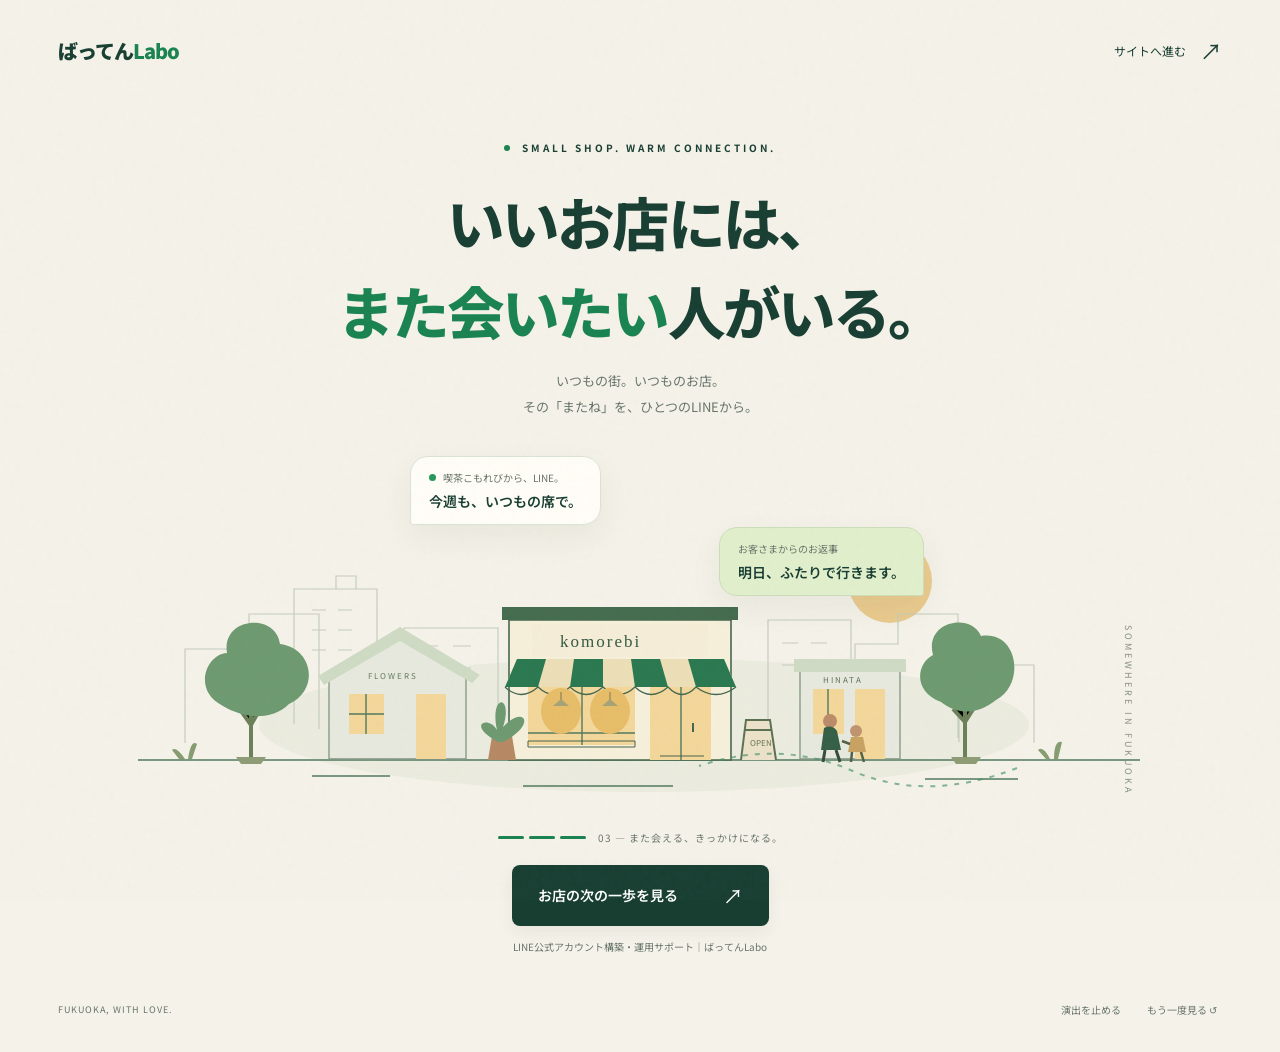
<file: index.html>
<!doctype html>
<html lang="ja">
<head>
<meta charset="utf-8"><meta name="viewport" content="width=device-width,initial-scale=1,viewport-fit=cover">
<meta name="theme-color" content="#f5f2e9"><meta name="description" content="福岡のお店と、お客さまをつなぐ。ばってんLaboのLINE公式アカウント構築・運用サポート。"><link rel="canonical" href="https://web-fukuoka.github.io/Batten.Labo/"><link rel="icon" type="image/webp" href="assets/brand-icon.webp">
<title>また会える街。｜ばってんLabo</title>
<style>
@import url('https://fonts.googleapis.com/css2?family=Noto+Sans+JP:wght@400;500;600;700;800;900&display=swap');
:root{--paper:#f5f2e9;--ink:#183e32;--green:#198350;--muted:#68756b}*{box-sizing:border-box}body{margin:0;background:var(--paper);color:var(--ink);font-family:'Noto Sans JP',sans-serif}a{color:inherit;text-decoration:none}button{font:inherit;cursor:pointer}button,a{-webkit-tap-highlight-color:transparent}a:focus-visible,button:focus-visible{outline:3px solid #b47331;outline-offset:6px}header{position:relative;z-index:3;display:flex;align-items:center;justify-content:space-between;padding:28px 4.5vw;gap:20px}.wordmark{font-weight:900;font-size:20px;letter-spacing:-1px}.wordmark i{font-size:13px;font-style:normal;margin-left:8px;letter-spacing:0}.skip{font-size:12px;display:flex;align-items:center;gap:14px;min-height:44px}.skip span{font-size:22px}main{position:relative;overflow:hidden;min-height:calc(100svh - 112px);display:flex;flex-direction:column;align-items:center}.intro{text-align:center;z-index:2;padding:18px 20px 0}.eyebrow{font-size:10px;letter-spacing:3px;font-weight:700;display:flex;gap:12px;align-items:center;justify-content:center}.eyebrow:before{content:'';width:6px;height:6px;border-radius:50%;background:var(--green)}h1{font-size:clamp(32px,4.5vw,64px);line-height:1.55;letter-spacing:-.05em;font-weight:800;margin:22px 0 12px}h1 span{display:block}h1 em{font-style:normal;color:var(--green)}.lead{font-size:13px;color:var(--muted);line-height:2;margin:0}.stage{position:relative;width:min(1100px,100%);height:340px;margin:4px auto 0;flex-shrink:0}.town{width:100%;height:100%;overflow:visible}.sun{fill:#e7bb69;opacity:.28;transform-origin:800px 130px;transition:opacity 2s,transform 3s}.halo{fill:#e6eadb;opacity:.65}.skyline{fill:none;stroke:#c6cec1;stroke-width:1.2}.building{fill:#e7e9de;stroke:#819681;stroke-width:1.3}.roof{fill:#cfdbc4}.window{fill:#dce3d5;transition:fill 1.8s}.shop-main{fill:#f6f0db;stroke:#45674e;stroke-width:1.6}.awning{fill:#2a7850}.glass{fill:#d3ddbd;transition:fill 1.5s}.lamp{fill:#e7bd68;opacity:0;transition:opacity 1.5s}.tree{fill:#adc19a;transition:fill 2s}.ground{stroke:#52795d;stroke-width:1.4;fill:none}.person{transition:transform 3s ease-in-out;transform:translateX(45px);opacity:0}.light .glass,.light .window{fill:#f3d79a}.light .lamp{opacity:1}.light .sun{opacity:.7;transform:translateY(-14px)}.connected .tree{fill:#6e9a70}.connected .person{transform:translateX(0);opacity:1}.route{stroke:#459369;stroke-width:2;stroke-dasharray:5 7;fill:none;opacity:0;transition:opacity 1s}.connected .route{opacity:.65}.message{position:absolute;z-index:2;background:#fffdf7;border:1px solid #dbe3d5;border-radius:18px 18px 18px 3px;padding:13px 18px;box-shadow:0 12px 32px #294d3110;opacity:0;transform:translateY(12px);transition:opacity .8s,transform .8s;left:calc(50% - 230px);top:16px}.message small{display:flex;align-items:center;gap:7px;font-size:10px;color:#697468;margin-bottom:6px}.message small:before{content:'';width:7px;height:7px;border-radius:50%;background:#26975a}.message p{font-size:14px;font-weight:600;margin:0}.reply{left:auto;right:calc(50% - 284px);top:87px;background:#e1efcc;border-color:#ccddba;border-radius:18px 18px 3px 18px}.reply small:before{display:none}.message.show{opacity:1;transform:none}.shop-label{font-family:Georgia,serif;fill:#345941;font-size:17px;letter-spacing:2px}.bottom{width:100%;text-align:center;z-index:2;margin-top:-9px;padding:0 20px 24px}.chapter{display:flex;justify-content:center;align-items:center;gap:12px;font-size:10px;color:var(--muted);letter-spacing:1px;margin-bottom:20px}.bars{display:flex;gap:5px}.bars b{height:3px;width:26px;background:#d5ddcf;border-radius:4px;overflow:hidden}.bars b:after{content:'';display:block;width:100%;height:100%;background:var(--green);transform:scaleX(0);transform-origin:left;transition:transform 1s}.bars b.done:after{transform:scaleX(1)}.cta{display:inline-flex;align-items:center;justify-content:space-between;gap:45px;min-height:58px;padding:16px 26px;border-radius:8px;background:var(--ink);color:white;font-size:14px;font-weight:600;box-shadow:0 6px 16px #183e3210;transition:background .2s,transform .2s}.cta:hover{background:#276a49;transform:translateY(-2px)}.cta span{font-size:20px;font-weight:400}.sub{font-size:10px;color:var(--muted);margin:13px 0 0}.footer{display:flex;align-items:center;justify-content:space-between;gap:16px;width:100%;padding:10px 4.5vw 20px;color:var(--muted);font-size:9px;letter-spacing:1px}.controls{display:flex;gap:16px}.controls button{background:none;border:0;color:var(--muted);font-size:10px;min-height:44px;padding:5px}.tag{position:absolute;right:5%;bottom:35px;writing-mode:vertical-rl;font-size:9px;letter-spacing:3px;color:#88927e}.fade-in{animation:appear 1.2s both}@keyframes appear{from{opacity:0;transform:translateY(10px)}to{opacity:1;transform:none}}.grain{pointer-events:none;position:fixed;inset:0;z-index:5;opacity:.13;background-image:url("data:image/svg+xml,%3Csvg viewBox='0 0 180 180' xmlns='http://www.w3.org/2000/svg'%3E%3Cfilter id='n'%3E%3CfeTurbulence type='fractalNoise' baseFrequency='.9' numOctaves='3' stitchTiles='stitch'/%3E%3C/filter%3E%3Cpath fill='%23888' filter='url(%23n)' opacity='.23' d='M0 0h180v180H0z'/%3E%3C/svg%3E")}
@media(min-height:900px) and (min-width:700px){.intro{padding-top:40px}.stage{height:390px;margin-top:20px}.bottom{margin-top:0}}
@media(max-width:600px){header{padding:14px 22px}.wordmark{font-size:17px}.wordmark i{font-size:11px}.skip{font-size:10px;gap:8px}main{min-height:calc(100svh - 74px)}.intro{padding-top:28px}.eyebrow{font-size:9px;letter-spacing:2px}h1{font-size:clamp(24px,7.2vw,40px);margin:20px 0 14px;line-height:1.6}.lead{font-size:12px}.stage{height:300px;width:700px;max-width:none;margin:18px 0 0;align-self:center;left:0}.town{transform:scale(.92);transform-origin:center bottom}.message{left:calc(50% - 148px);top:15px;padding:12px 15px}.message p{font-size:12px}.reply{left:auto;right:calc(50% - 149px);top:89px}.message small{font-size:9px}.bottom{margin-top:-8px;padding-bottom:18px}.chapter{margin-bottom:16px}.cta{width:min(100%,330px);min-height:56px;padding-inline:23px;font-size:13px}.tag{display:none}.footer{margin-top:auto;padding:0 22px 8px;font-size:8px}.controls{gap:10px}.controls button{font-size:9px}.sub{font-size:9px}.grain{opacity:.08}}
@media(max-width:359px){header{padding-inline:16px}.wordmark i{display:none}.intro{padding-top:16px}.lead{font-size:11px}.stage{height:275px;margin-top:10px}.message{left:calc(50% - 136px)}.reply{left:auto;right:calc(50% - 136px)}}
@media(prefers-reduced-motion:reduce){*,*:before,*:after{animation:none!important;transition:none!important}.person{transform:none}}
</style>
</head>
<body>
<div class="grain" aria-hidden="true"></div>
<header><a class="wordmark" href="service.html">ばってん<span style="color:#198350">Labo</span></a><a class="skip" href="service.html">サイトへ進む <span aria-hidden="true">↗</span></a></header>
<main>
<section class="intro fade-in"><div class="eyebrow">SMALL SHOP. WARM CONNECTION.</div><h1><span>いいお店には、</span><span><em>また会いたい</em>人がいる。</span></h1><p class="lead">いつもの街。いつものお店。<br>その「またね」を、ひとつのLINEから。</p></section>
<div class="stage" id="stage" role="img" aria-label="小さなお店の窓に明かりが灯り、LINEの会話をきっかけにお客さんが訪れる街のイラスト">
<div class="message" id="msg"><small>喫茶こもれびから、LINE。</small><p>今週も、いつもの席で。</p></div>
<div class="message reply" id="reply"><small>お客さまからのお返事</small><p>明日、ふたりで行きます。</p></div>
<svg class="town" viewBox="0 0 1100 340" aria-hidden="true">
<ellipse class="halo" cx="554" cy="260" rx="385" ry="67"/><circle class="sun" cx="800" cy="130" r="42"/>
<g class="skyline"><path d="M95 278V184h64v-35h70v115M204 259V124h83v134M246 124v-13h20v13M314 270V163h94v103M678 270V155h83v119M765 259V179h43v-30h60v124M869 277V200h75v78"/><path d="M222 145h14m12 0h14m-40 20h14m12 0h14m-40 20h14m12 0h14M692 178h16m13 0h16m-45 22h16m13 0h16M330 181h18m15 0h18m-51 22h18m15 0h18"/></g>
<path class="ground" d="M48 295H1050M222 311h78m535 3h93m-495 7h150"/>
<g><path class="building" d="M239 294V209l72-38 65 38v85Z"/><path class="roof" d="m228 211 82-49 80 48-8 8-72-42-76 44Z"/><path class="window" d="M259 229h35v40h-35zM326 229h30v65h-30z"/><path class="ground" d="M276 229v40m-17-20h35"/><text x="278" y="214" fill="#647c60" font-size="8" letter-spacing="2">FLOWERS</text></g>
<g><path class="building" d="M710 294V201h100v93Z"/><path class="roof" d="M704 194h112v13H704z"/><path class="window" d="M723 224h31v45h-31zM765 224h30v70h-30z"/><path class="ground" d="M738 224v45"/><text x="733" y="218" font-size="8" fill="#607458" letter-spacing="2">HINATA</text></g>
<g><path class="shop-main" d="M419 295V155h222v140Z"/><path d="M412 155v-13h236v13Z" fill="#456c4e"/><rect x="442" y="159" width="176" height="33" rx="2" fill="#f5edd7"/><text class="shop-label" x="470" y="182">komorebi</text><path class="glass" d="M438 219h107v61H438zM560 219h61v76h-61z"/><path class="ground" d="M492 219v61m-54-12h107m46-49v76"/><path d="M438 276h107v6H438zM570 291h44" stroke="#48634b" fill="none"/><path d="M603 258v9" stroke="#45674e" stroke-width="2"/><path fill="#ecdfb7" d="M427 194h207l12 28H415Z"/>
<path class="awning" d="m427 194-12 28h33l8-28Zm57 0-4 28h33v-28Zm57 0 4 28h33l-8-28Zm57 0 8 28h40l-12-28Z"/><path d="M415 222q16 15 33 0 16 15 32 0 16 15 33 0 16 15 32 0 16 15 33 0 14 15 28 0 20 15 40 0" fill="none" stroke="#45674e" stroke-width="1.3"/>
<ellipse class="lamp" cx="471" cy="246" rx="20" ry="23"/><ellipse class="lamp" cx="520" cy="246" rx="20" ry="23"/><path d="M471 227v10m49-10v10" stroke="#7f7651"/><path d="m463 241 8-7 8 7Zm49 0 8-7 8 7Z" fill="#a6a276"/><path d="M402 271h20l4 24h-28Z" fill="#b68963"/><path class="tree" d="M408 277c-33-18-9-27-1-12-8-37 17-36 6-3 21-23 35-3 0 15Z"/><path d="m651 295 5-40h24l6 40m-32-30h28" stroke="#5c7151" stroke-width="2" fill="#ece2c9"/><text x="660" y="281" fill="#657654" font-size="8">OPEN</text></g>
<g><path d="M161 294v-65m-12 14 12 17 15-27M875 294v-72m-12 22 12 13 16-25" stroke="#6b8058" stroke-width="4"/><path class="tree" d="M133 241c-31-15-17-52 4-53-6-36 49-41 53-9 33 4 40 46 9 60-17 17-44 15-66 2ZM851 237c-29-11-24-39-8-47-9-34 38-43 48-19 37-6 45 48 15 64-16 13-36 17-55 2Z"/><path d="M146 292h30l-5 7h-20m710-7h30l-5 7h-20" fill="#8e9c75"/></g>
<path class="route" d="M927 303q-90 35-164 3t-154-5"/>
<g class="person"><circle cx="740" cy="256" r="7" fill="#bc8b68"/><path d="M734 263q8-4 13 3l4 19h-20Z" fill="#355f47"/><path d="m735 285-2 12m13-12 4 12" stroke="#344d39" stroke-width="3"/><circle cx="766" cy="266" r="6" fill="#bf946f"/><path d="M761 272h12l3 15h-18Z" fill="#c8a261"/><path d="m762 287-1 10m10-10 3 10m-22-21 8 3" stroke="#526046" stroke-width="2.5"/></g>
<g fill="#879c70"><path d="M95 294q-9-13-13-9l7 9m9 0q3-20 9-15l-5 15M960 294q-7-14-12-9l8 9m8 0q0-19 8-17l-4 17"/></g>
</svg><span class="tag">SOMEWHERE IN FUKUOKA</span></div>
<div class="bottom"><div class="chapter"><div class="bars" aria-hidden="true"><b></b><b></b><b></b></div><span id="caption" aria-live="polite">01 — お店に、明かりが灯る。</span></div><a class="cta" href="service.html">お店の次の一歩を見る <span aria-hidden="true">↗</span></a><p class="sub">LINE公式アカウント構築・運用サポート｜ばってんLabo</p></div>
<footer class="footer"><span>FUKUOKA, WITH LOVE.</span><div class="controls"><button id="pause" type="button">演出を止める</button><button id="replay" type="button">もう一度見る ↺</button></div></footer>
</main>
<script>
// Preserve existing bookmarks to service sections.
if (["#plans","#strength","#experience","#flow","#faq","#contact","#estimate","#main"].includes(location.hash)) location.replace("service.html"+location.hash);

const stage=document.getElementById('stage'),msg=document.getElementById('msg'),reply=document.getElementById('reply'),caption=document.getElementById('caption'),bars=[...document.querySelectorAll('.bars b')],pause=document.getElementById('pause');let timers=[];const reduced=matchMedia('(prefers-reduced-motion: reduce)');
function clear(){timers.forEach(clearTimeout);timers=[];}
function step(n){stage.classList.toggle('light',n>=1);stage.classList.toggle('connected',n>=3);msg.classList.toggle('show',n>=2);reply.classList.toggle('show',n>=3);bars.forEach((b,i)=>b.classList.toggle('done',i<n));caption.textContent=['01 — お店に、明かりが灯る。','01 — お店に、明かりが灯る。','02 — ひとつのLINEが、届く。','03 — また会える、きっかけになる。'][n];}
function finish(){clear();step(3);pause.hidden=true;}
function play(){clear();if(reduced.matches){finish();return;}pause.hidden=false;step(0);timers=[setTimeout(()=>step(1),500),setTimeout(()=>step(2),2000),setTimeout(()=>step(3),3900),setTimeout(()=>{pause.hidden=true},6500)];}
pause.addEventListener('click',finish);document.getElementById('replay').addEventListener('click',play);reduced.addEventListener('change',()=>reduced.matches?finish():play());play();
</script></body></html>
</file>
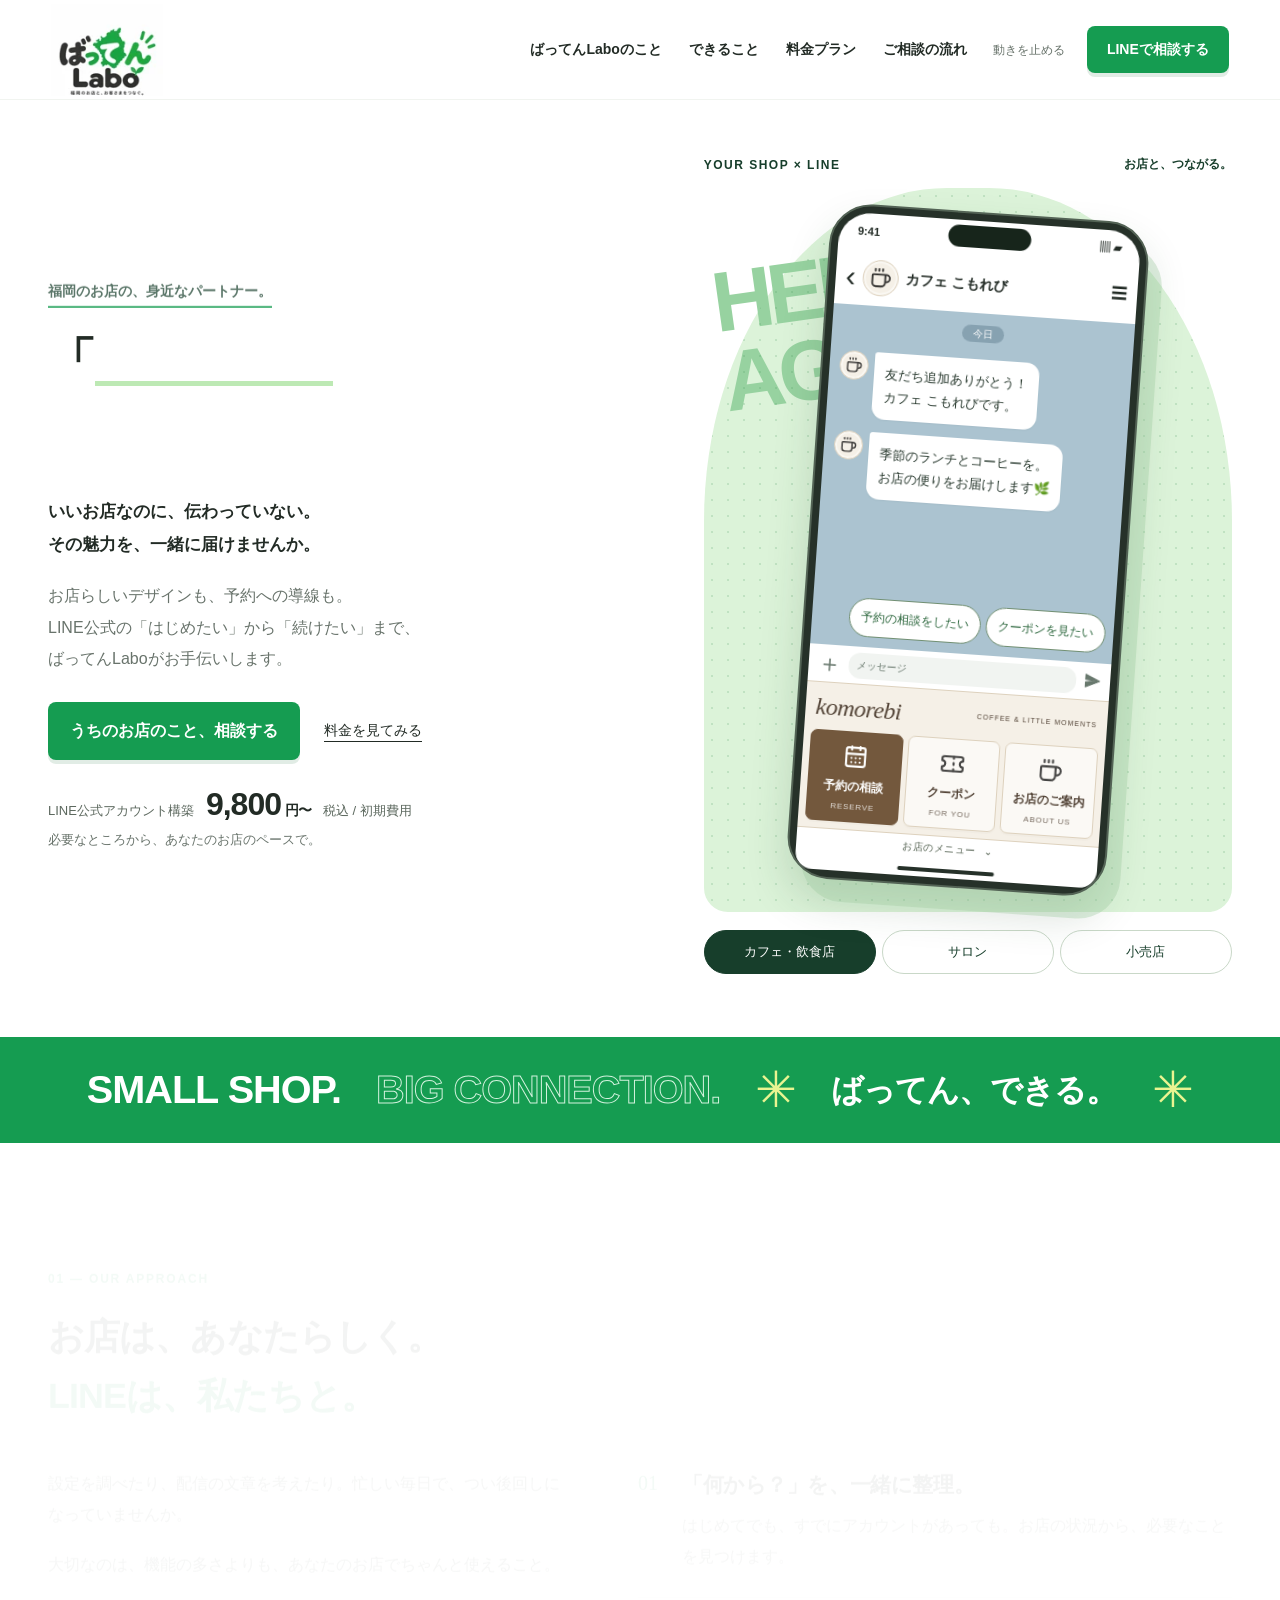
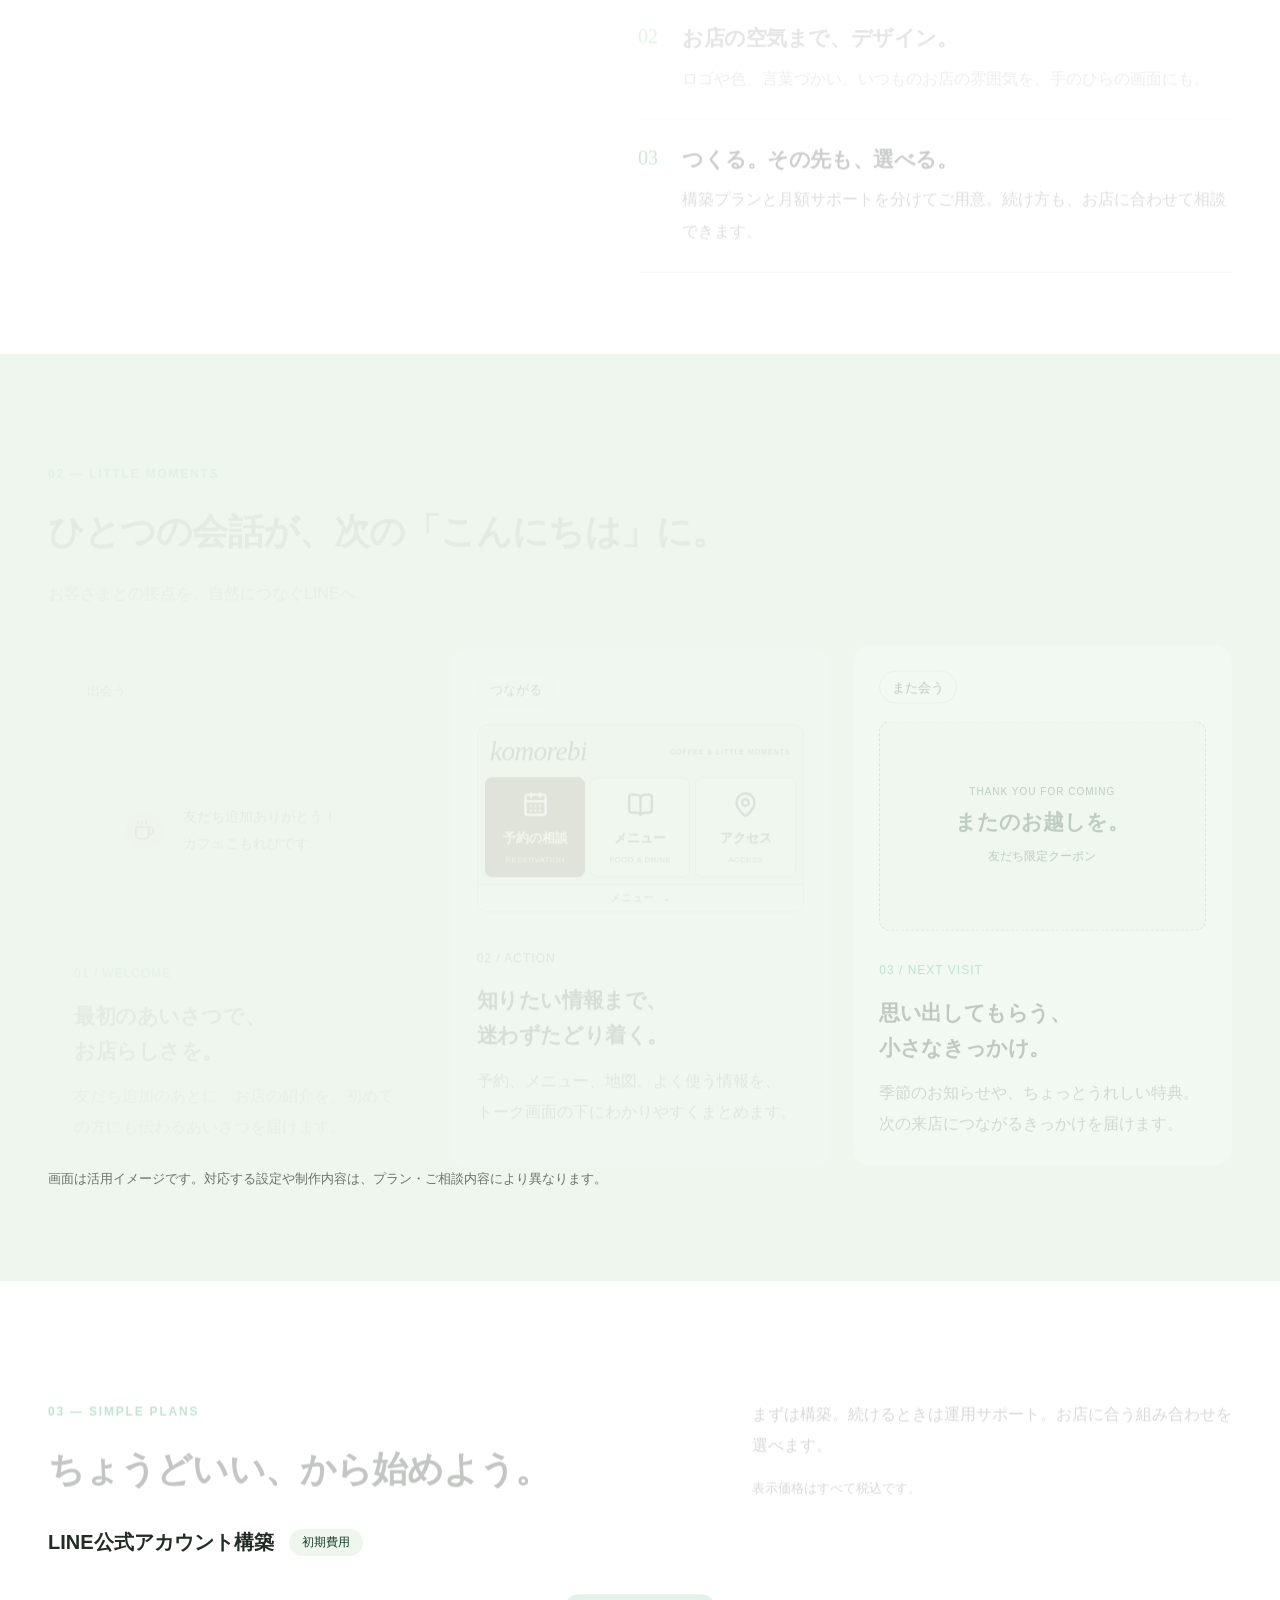
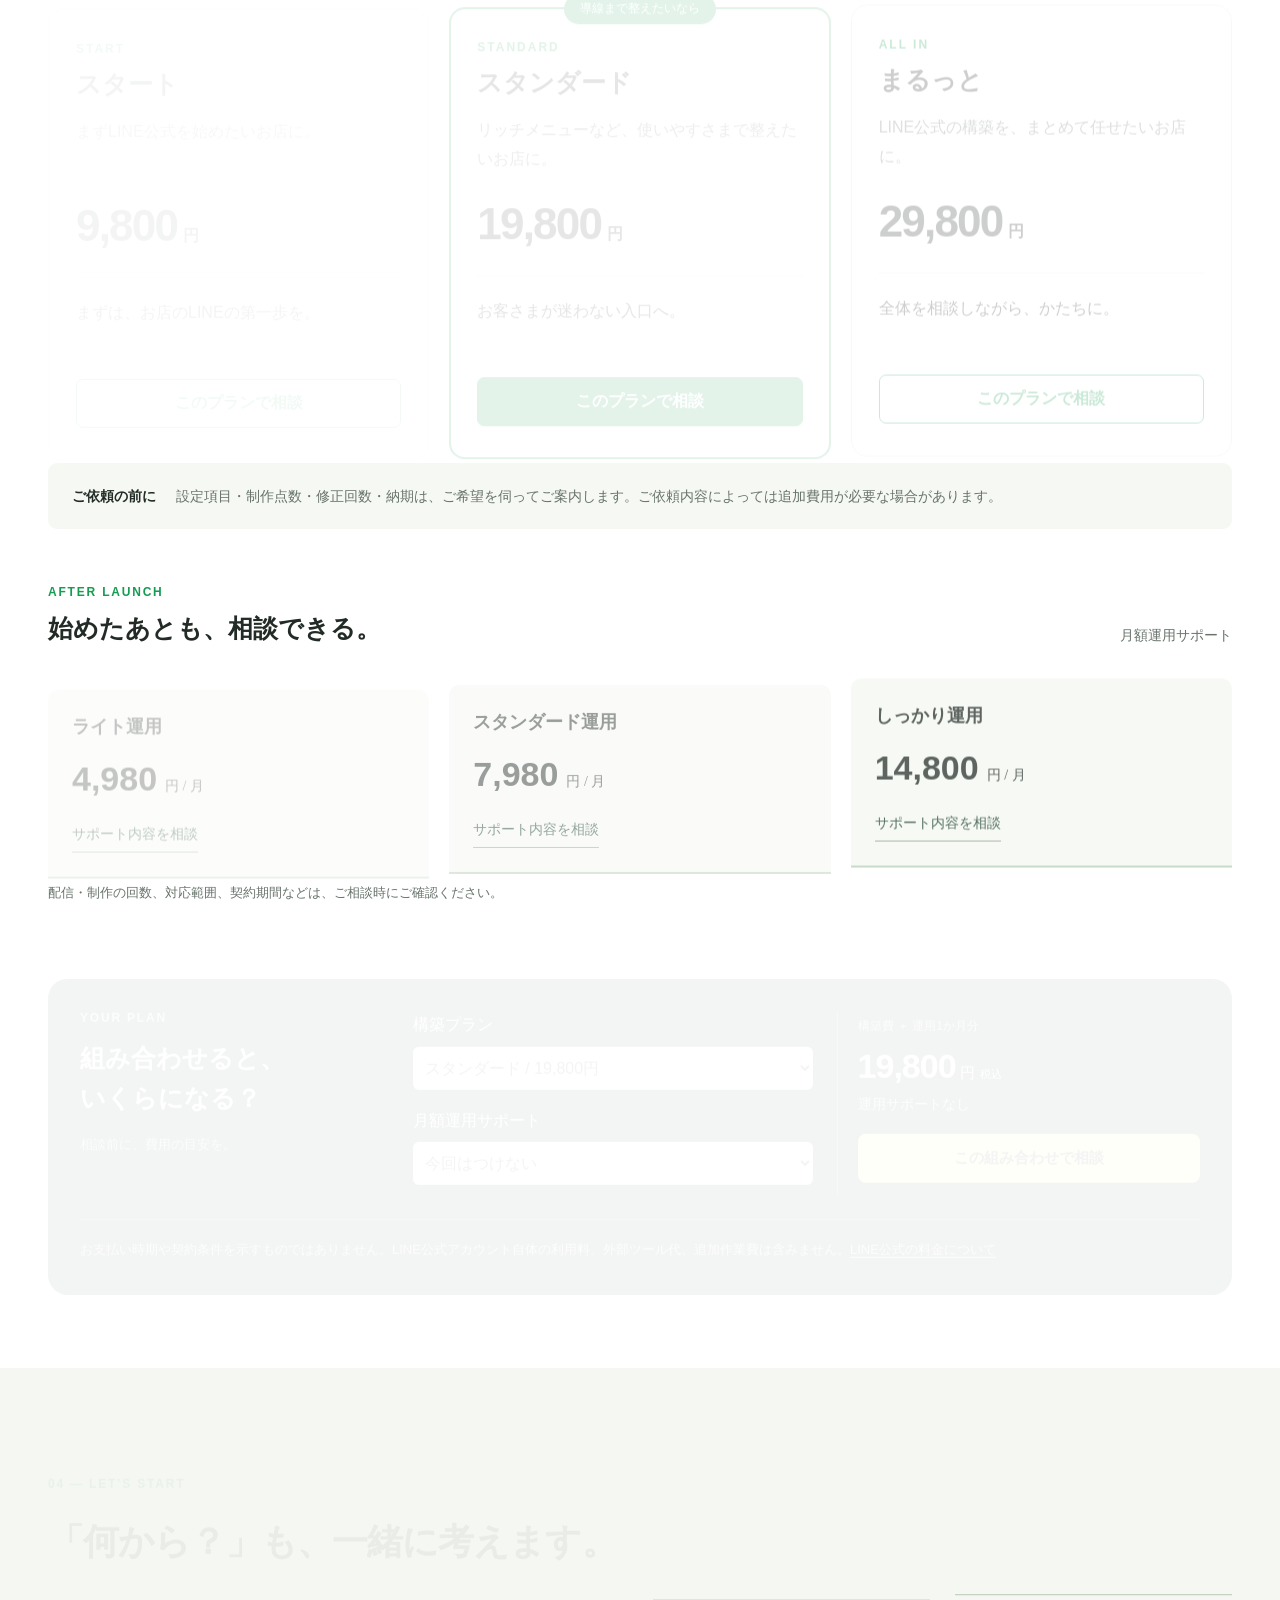
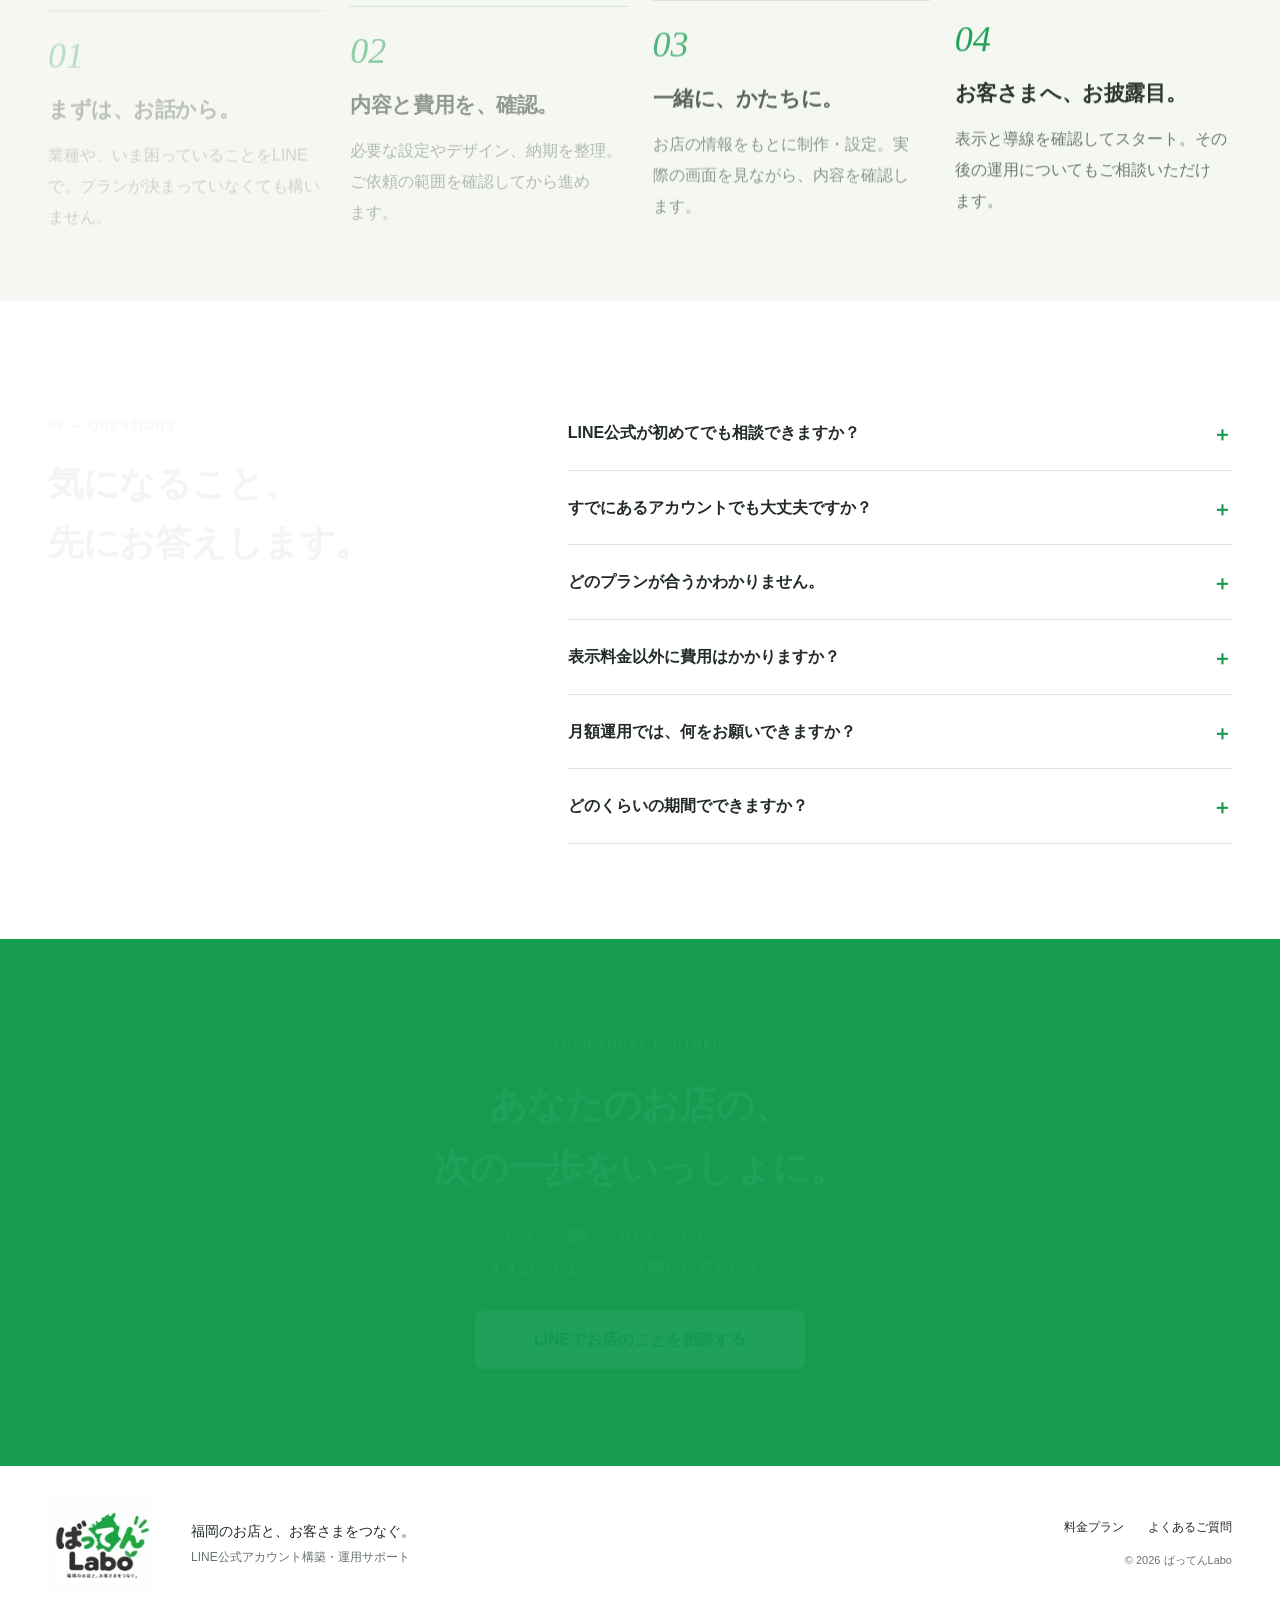
<file: batten-demo/index.html>
<!doctype html><html lang="ja"><head><meta charset="utf-8"><meta name="viewport" content="width=device-width,initial-scale=1"><meta http-equiv="refresh" content="0;url=../service.html"><link rel="canonical" href="https://web-fukuoka.github.io/Batten.Labo/service.html"><title>トップページへ移動｜ばってんLabo</title></head><body><p>新しいページへ移動します。<a href="../service.html">こちらをクリックしてください。</a></p></body></html>
</file>
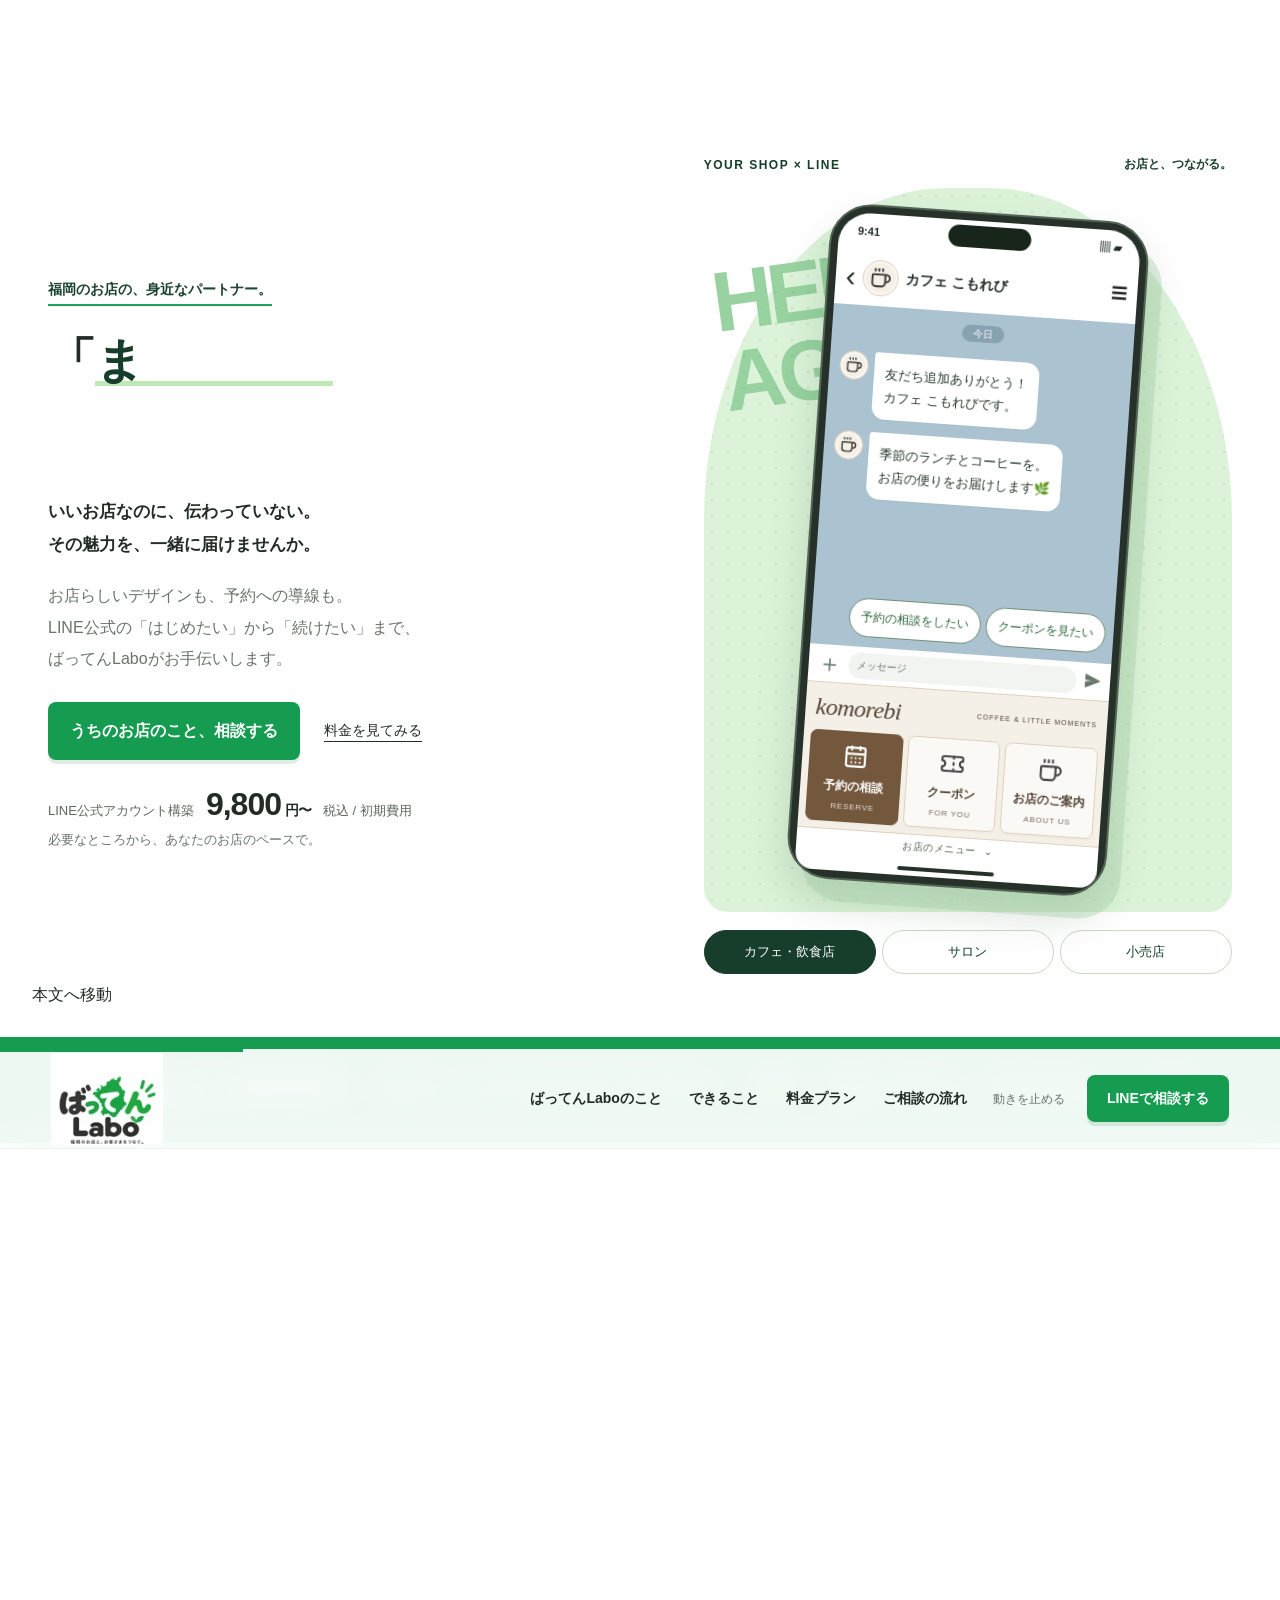
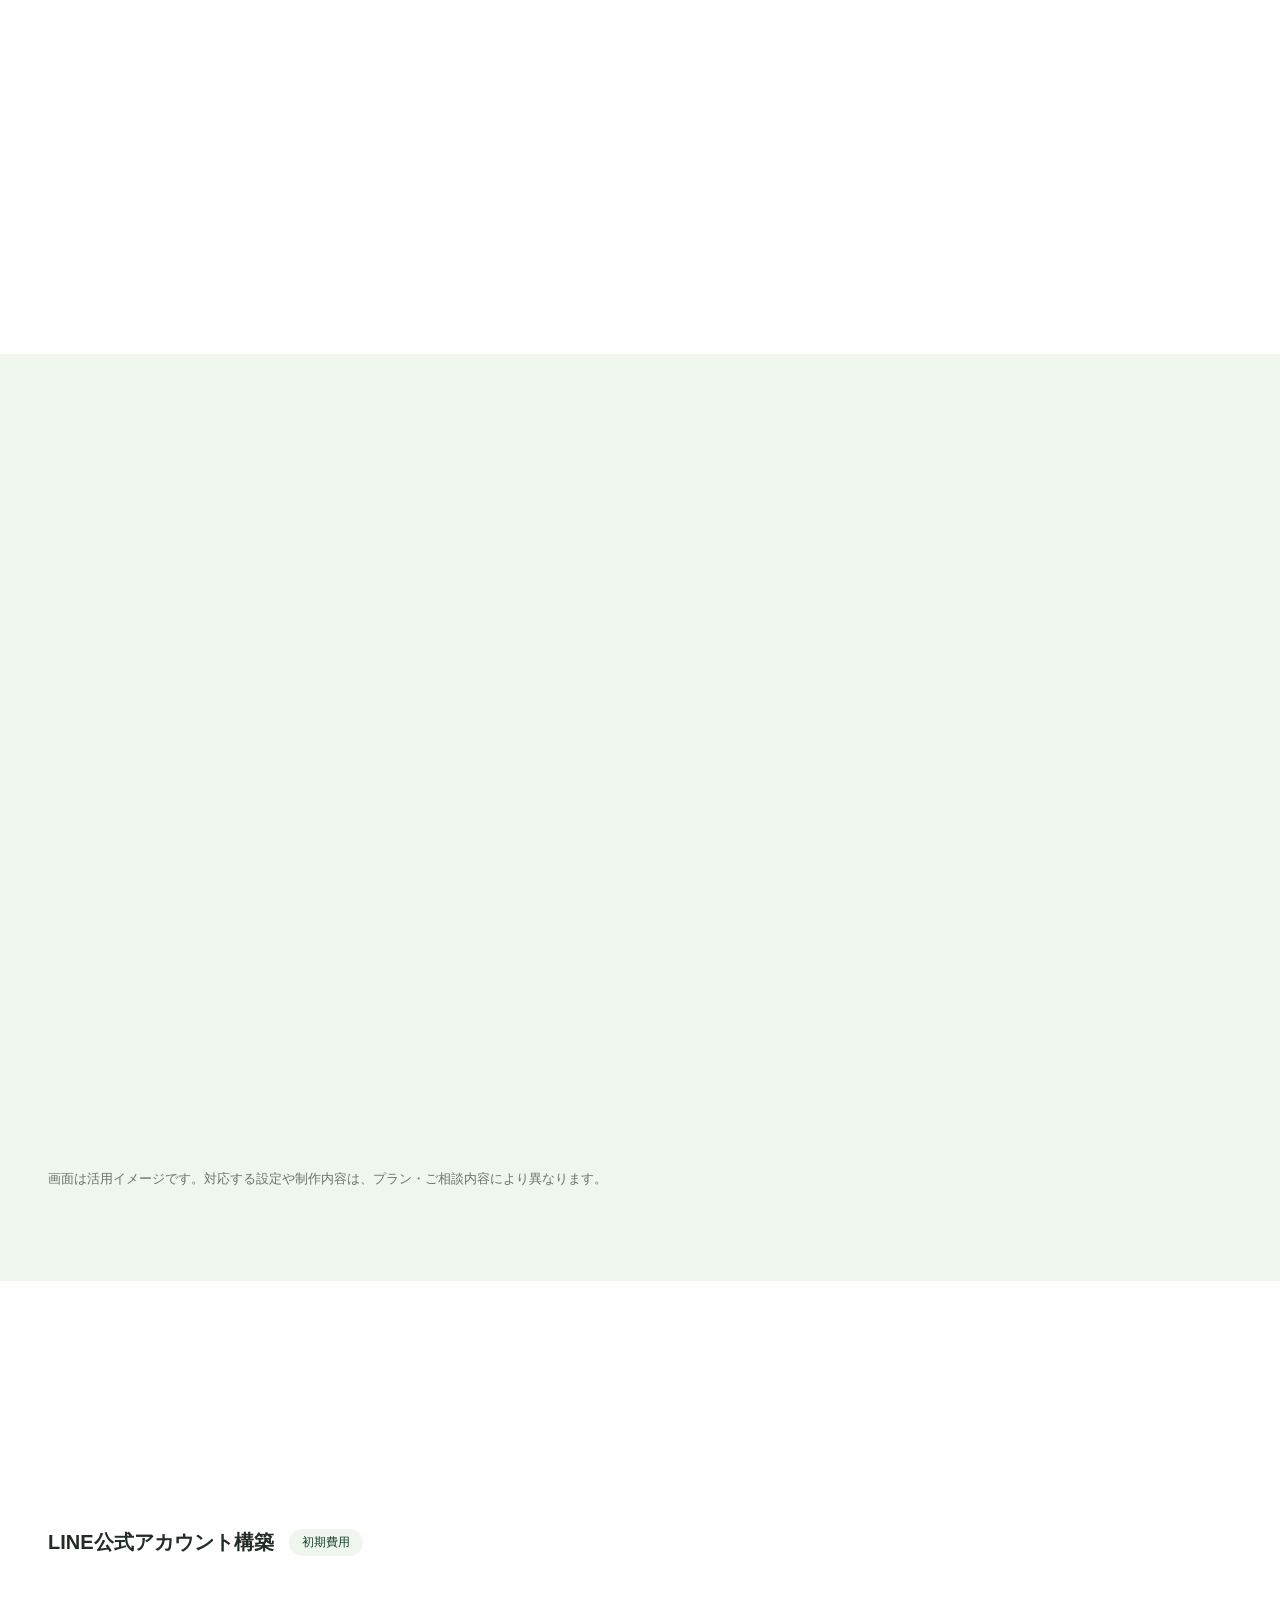
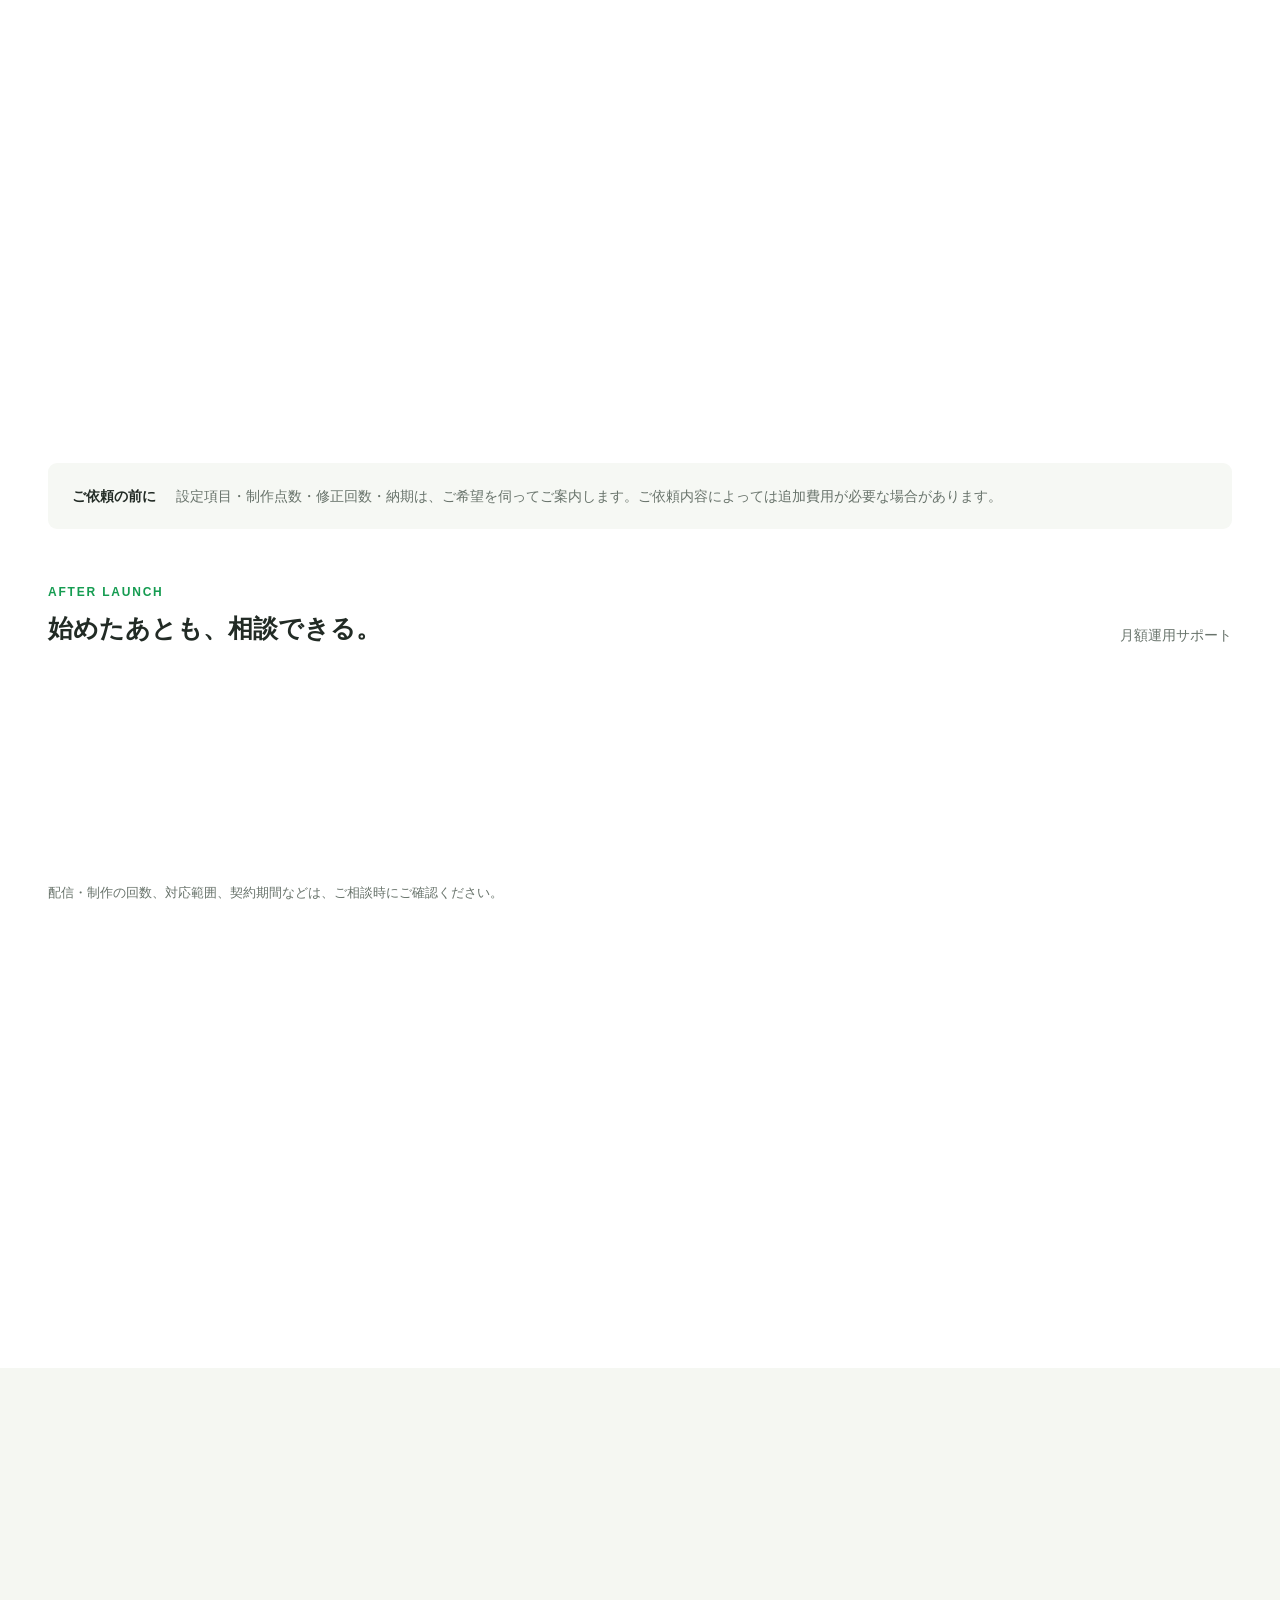
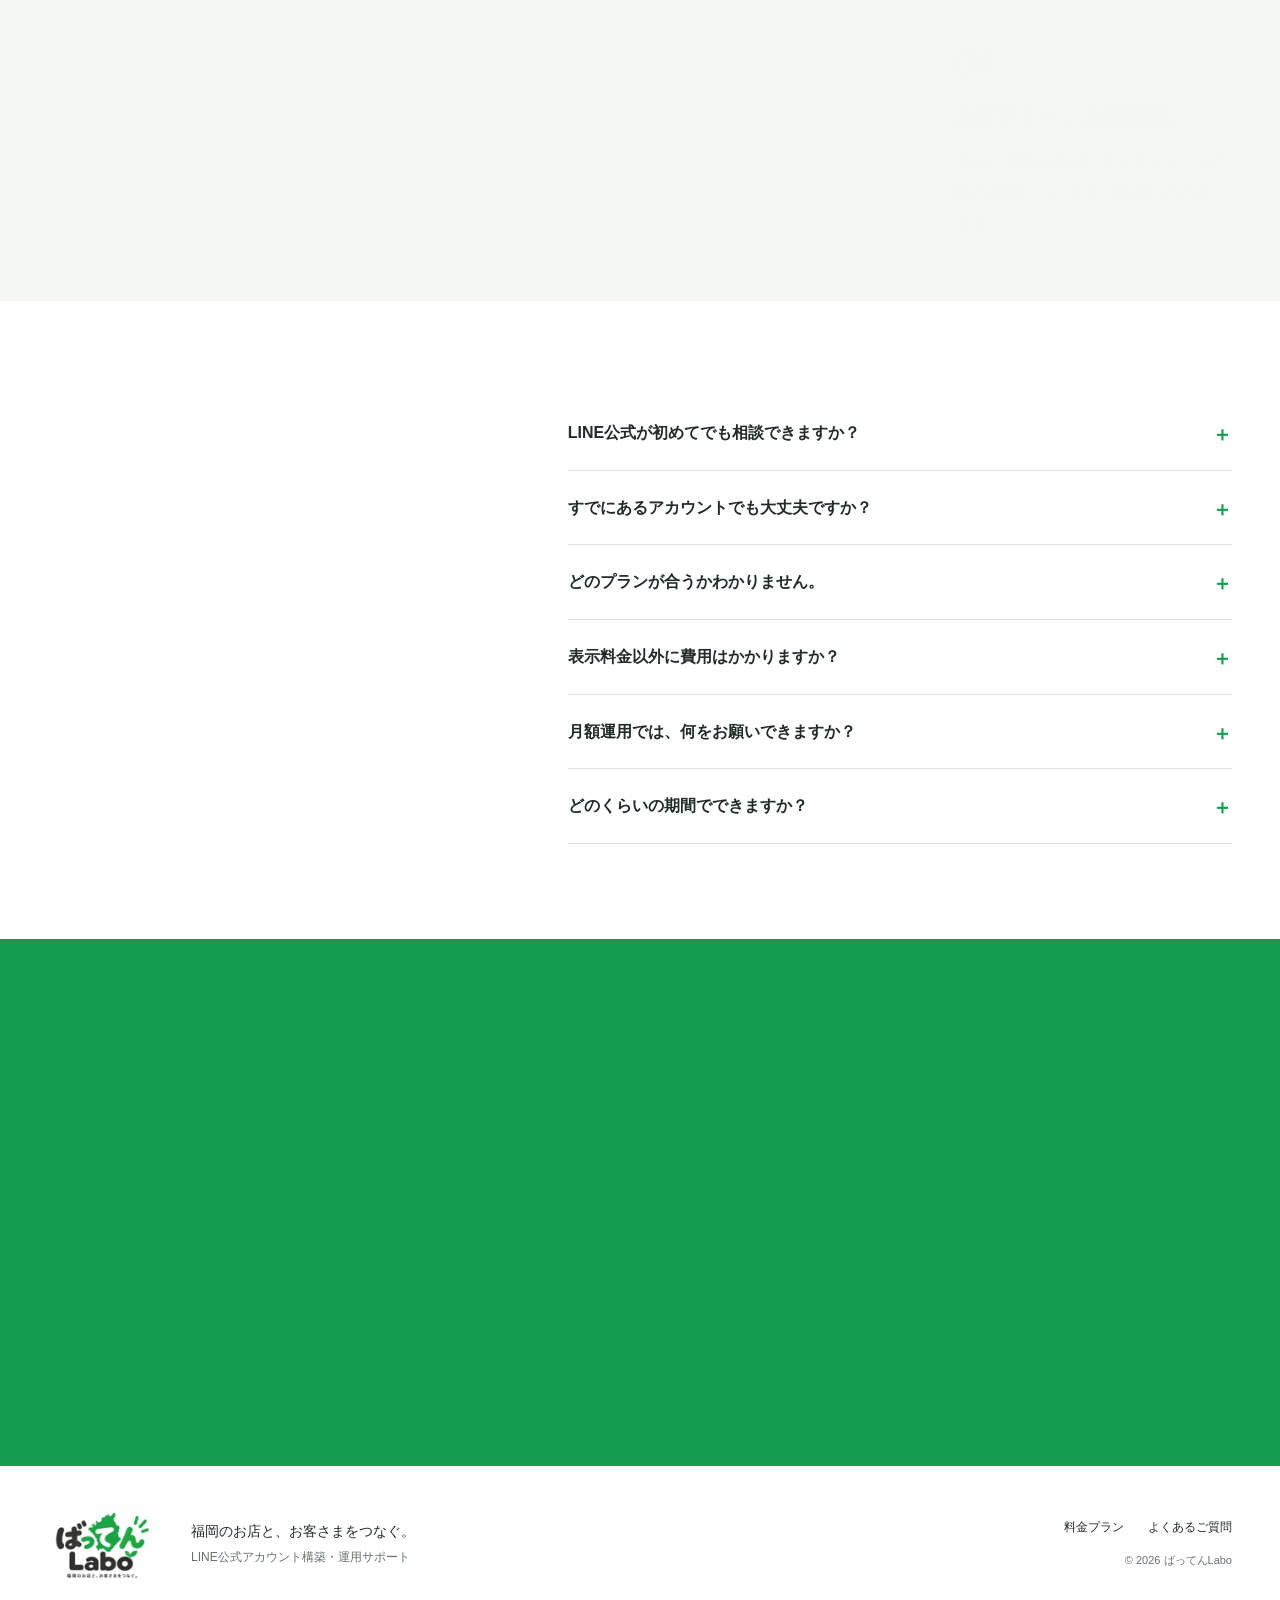
<file: price/index.html>
<!doctype html><html lang="ja"><head><meta charset="utf-8"><meta name="viewport" content="width=device-width,initial-scale=1"><meta http-equiv="refresh" content="0;url=../service.html#plans"><link rel="canonical" href="https://web-fukuoka.github.io/Batten.Labo/service.html"><title>料金プランへ移動｜ばってんLabo</title></head><body><p>新しいページへ移動します。<a href="../service.html#plans">こちらをクリックしてください。</a></p></body></html>
</file>
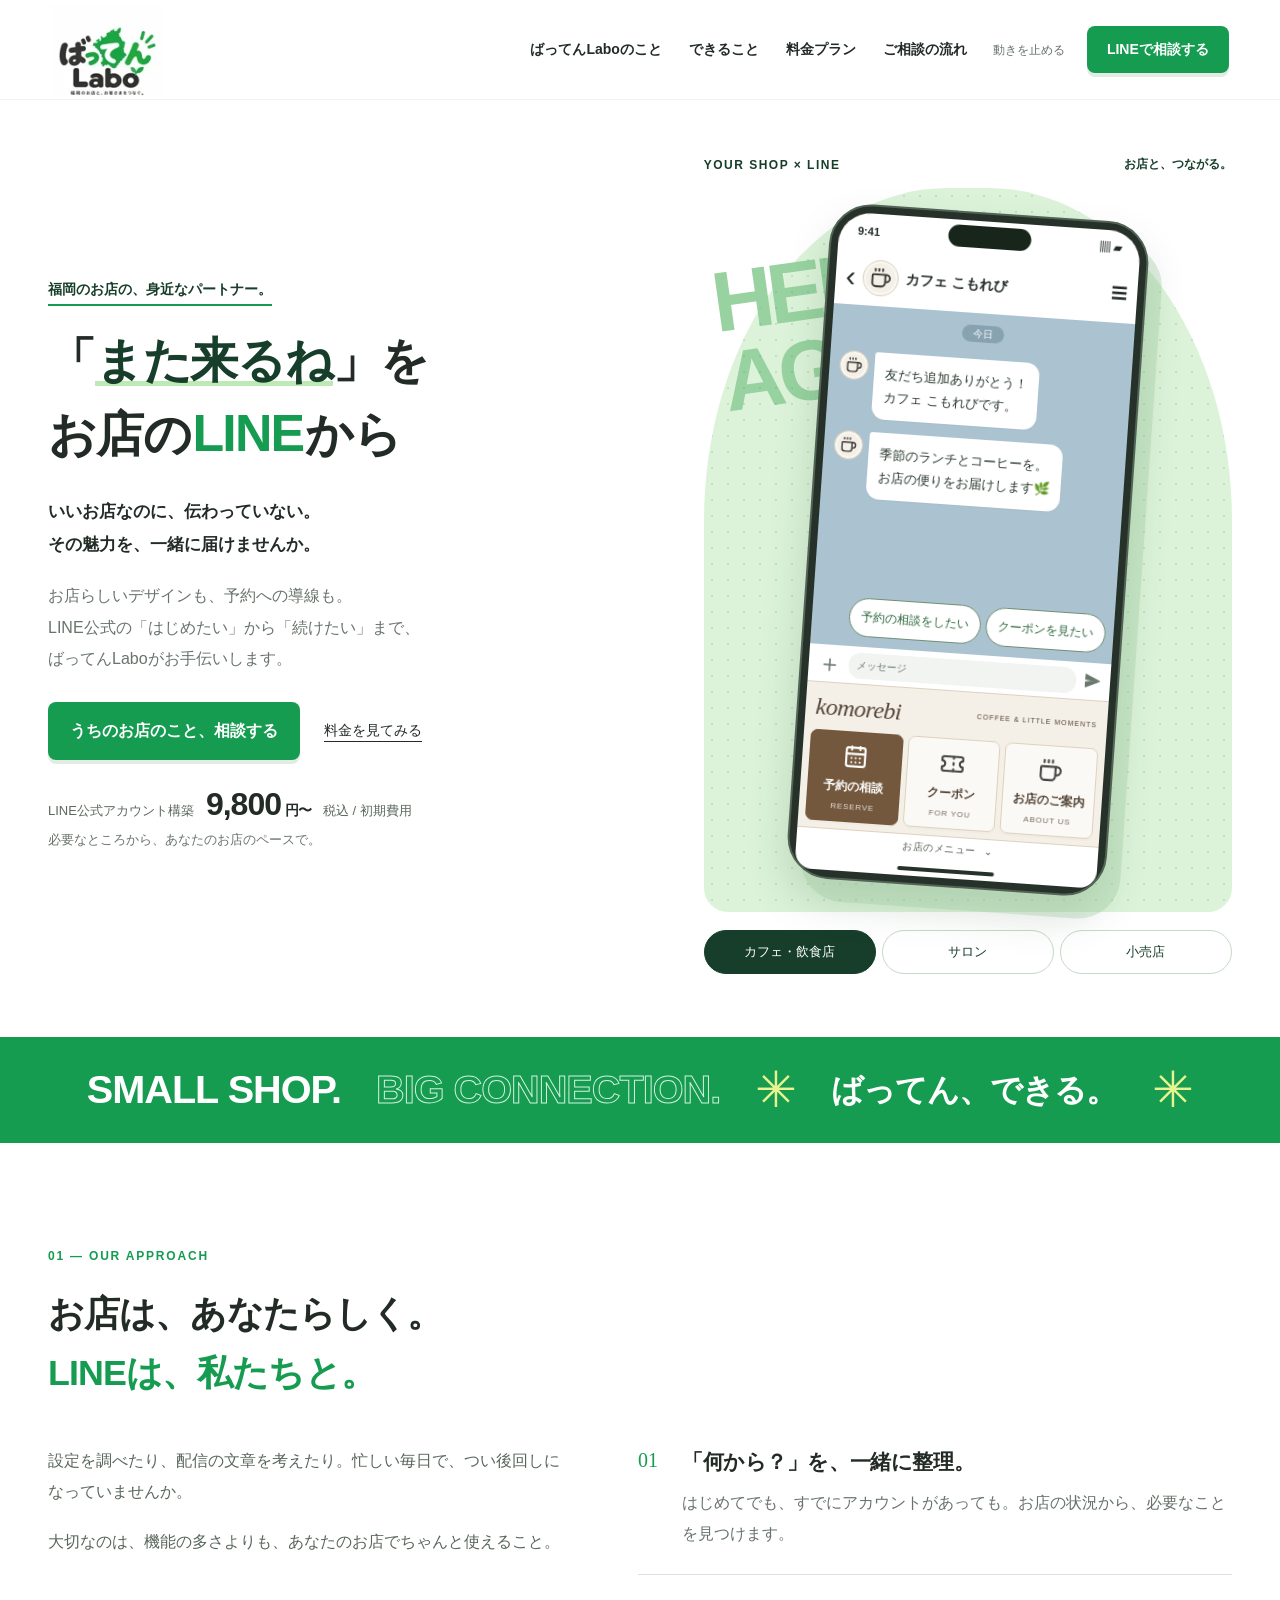
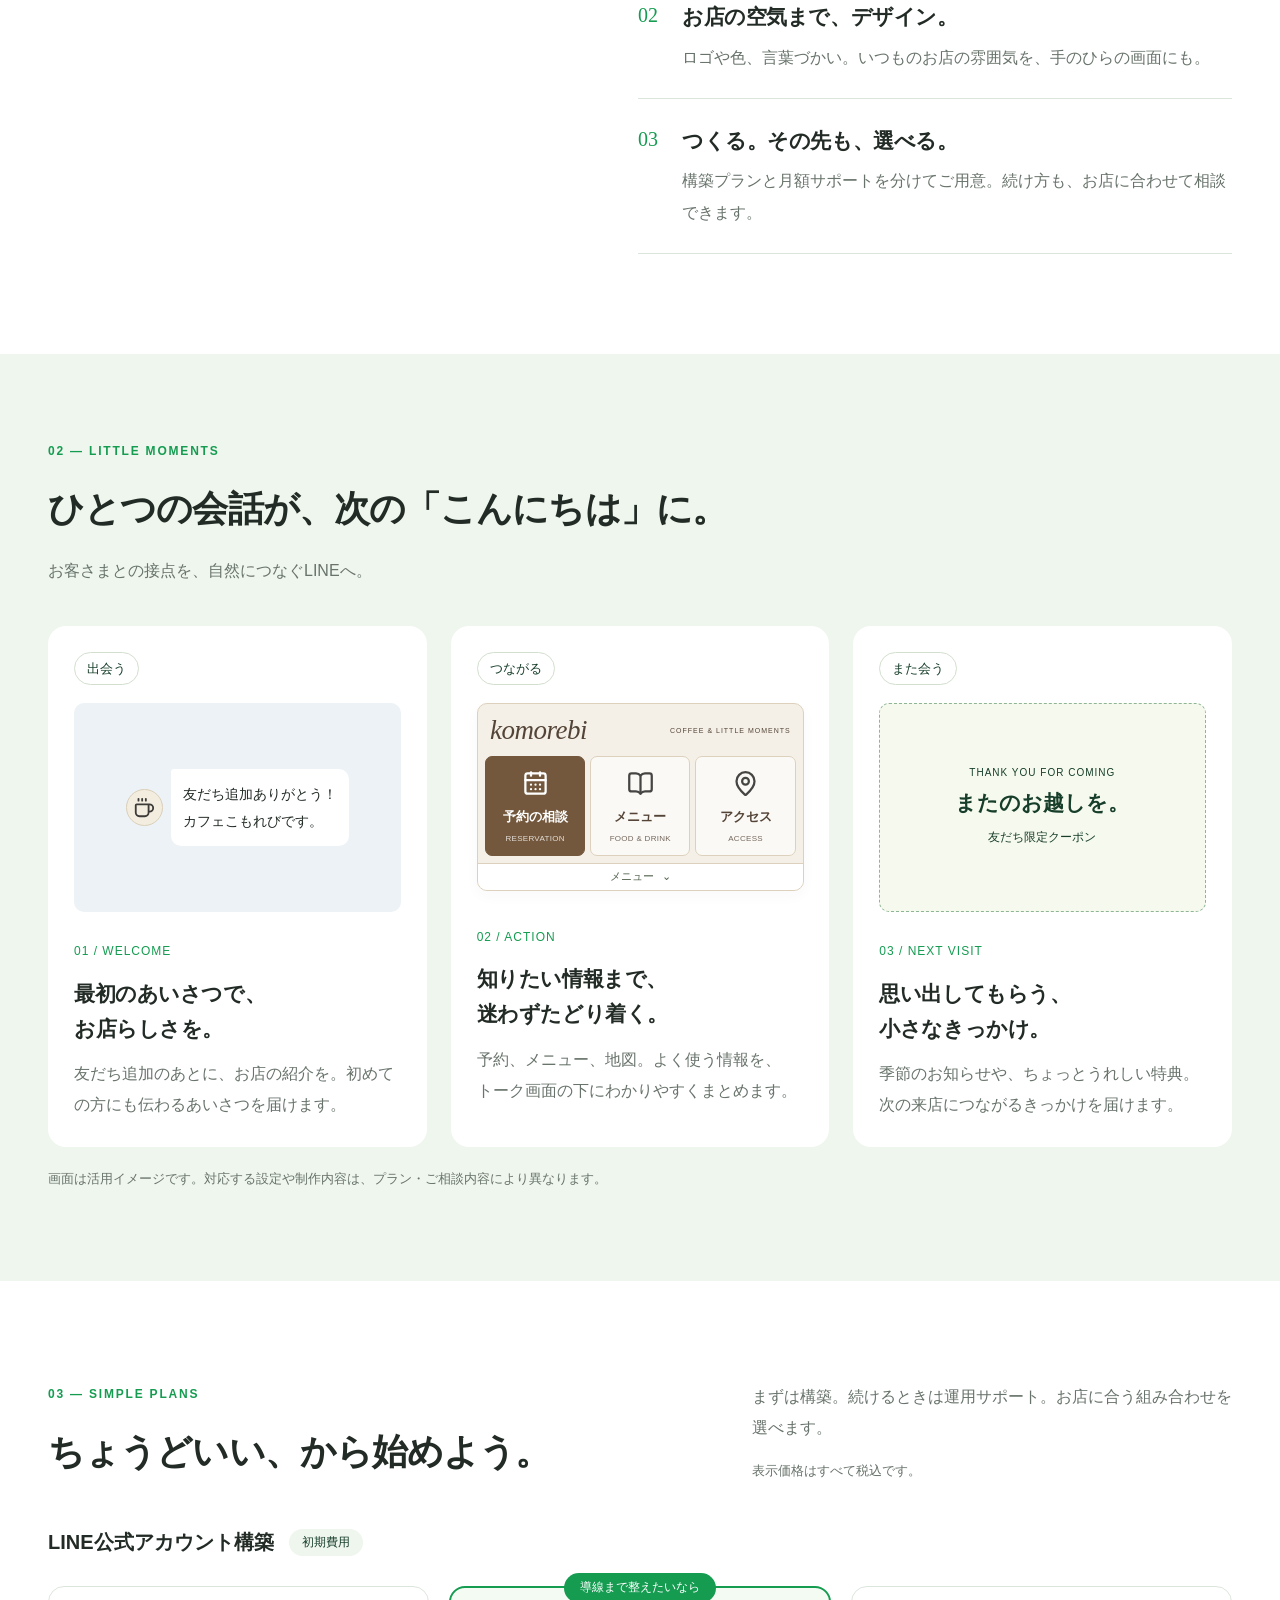
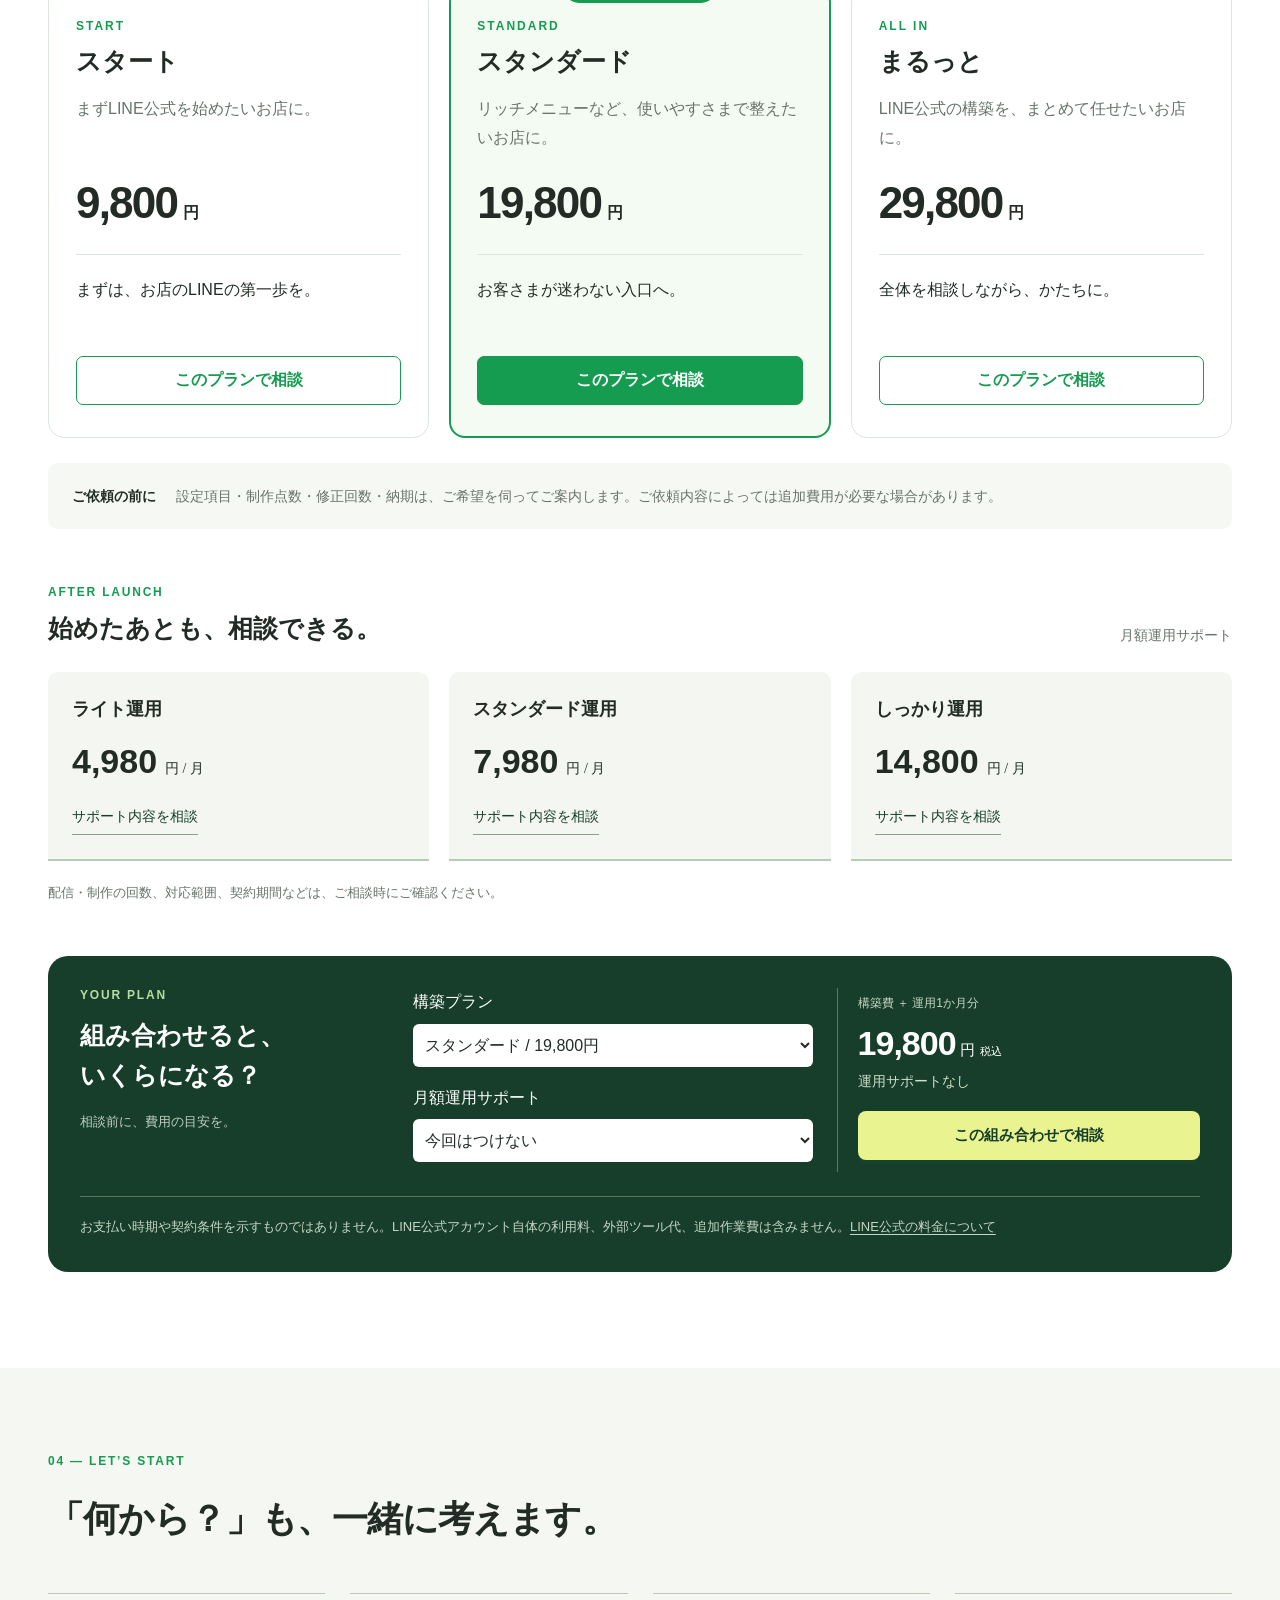
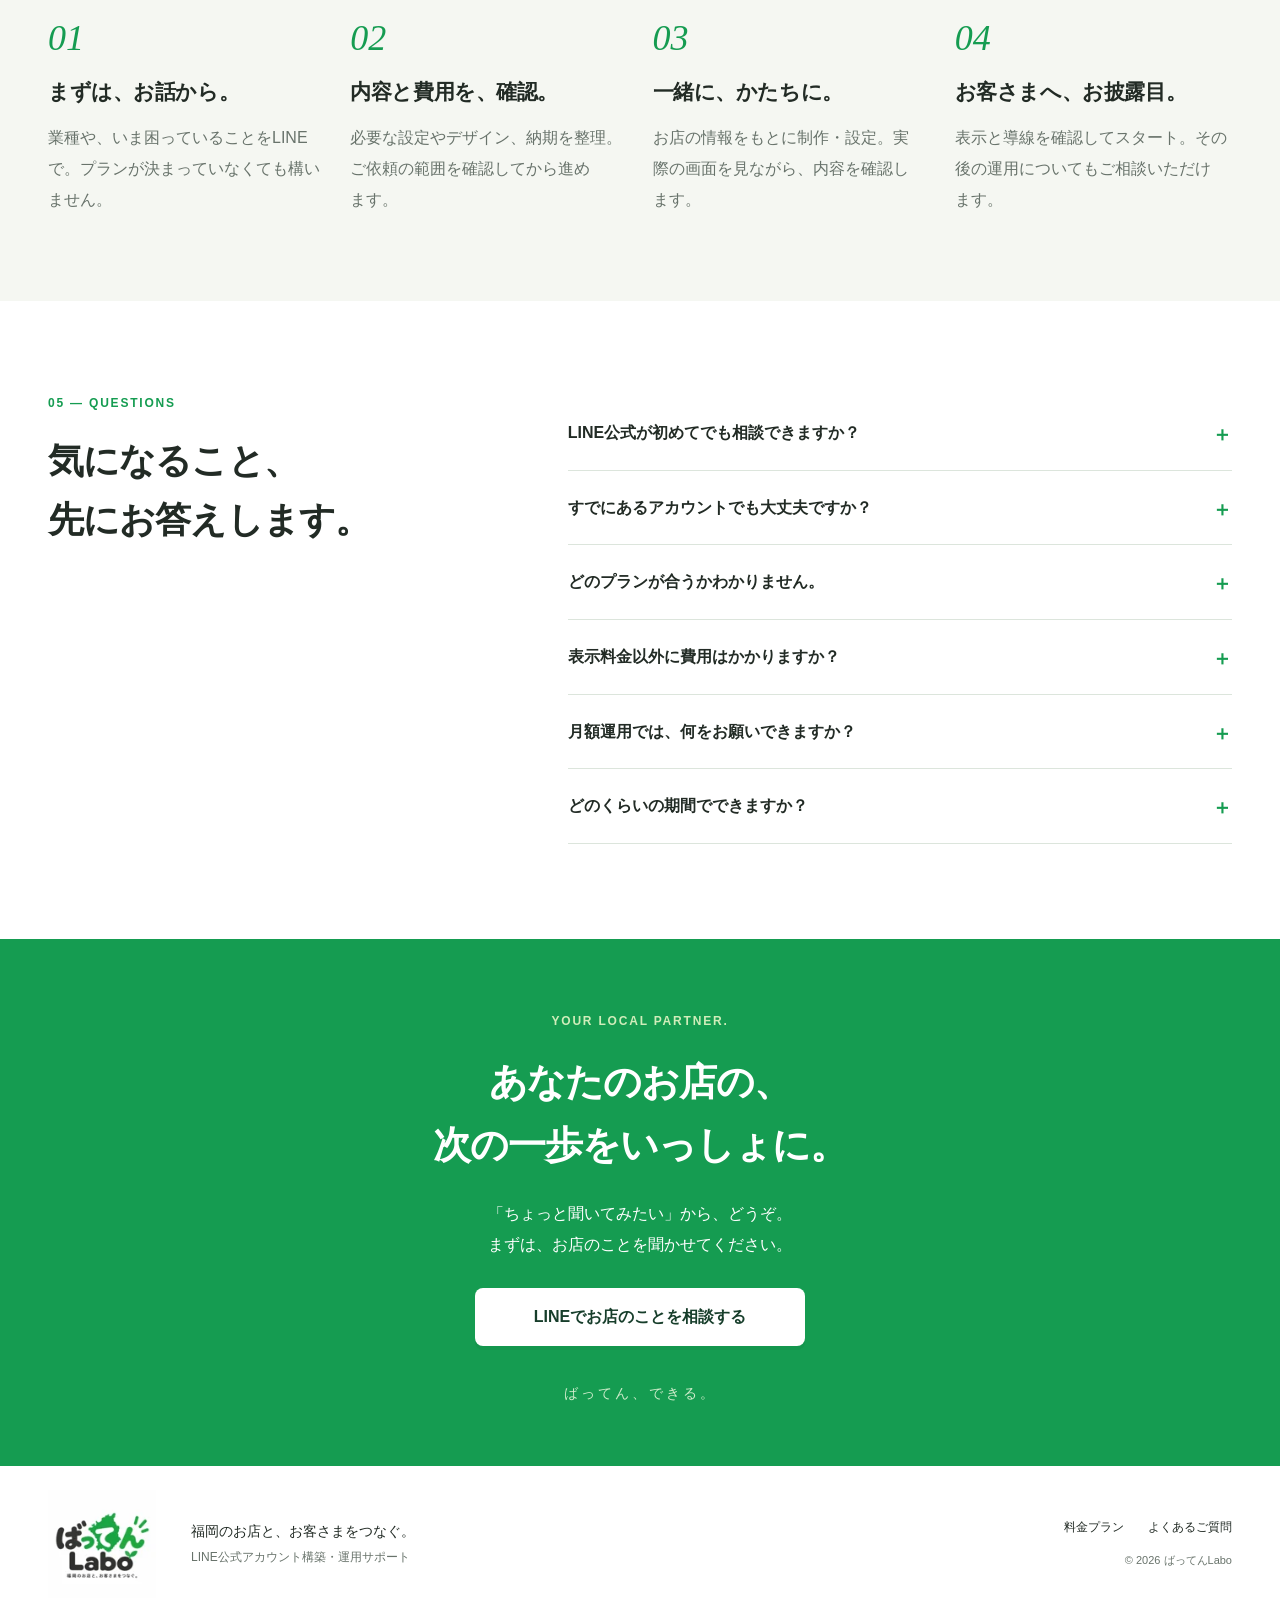
<file: service.html>
<!doctype html>
<html lang="ja"><head><meta charset="utf-8"><meta name="viewport" content="width=device-width, initial-scale=1"><meta name="theme-color" content="#169b52"><title>ばってんLabo｜お店の「また来るね」を、LINEから。</title><meta name="description" content="福岡のお店のLINE公式アカウント構築・運用サポート。構築9,800円〜、月額運用4,980円〜（税込）。お店らしいデザインと迷わない導線を、一緒に。"><link rel="icon" type="image/webp" href="assets/brand-icon.webp"><link rel="stylesheet" href="style.css?v=20261003-type-12"></head><body>
<a class="skip-link" href="#main">本文へ移動</a><div class="reading-progress" aria-hidden="true"></div>
<header class="header"><a class="logo" href="#" aria-label="ばってんLabo ホーム"><img src="assets/brand-icon.webp" alt="ばってんLabo" width="160" height="160"></a><nav class="desktop-nav" aria-label="メインメニュー"><a href="#strength">ばってんLaboのこと</a><a href="#experience">できること</a><a href="#plans">料金プラン</a><a href="#flow">ご相談の流れ</a></nav><div class="header-actions"><button class="motion-toggle" aria-pressed="false" aria-label="動きを止める">動きを止める</button><button class="button small" data-contact>LINEで相談する</button><button class="menu-toggle" aria-expanded="false" aria-controls="mobile-menu" aria-label="メニューを開く"><span></span><span></span></button></div></header>
<nav id="mobile-menu" class="mobile-menu" aria-label="スマートフォンメニュー" hidden><a href="#strength">ばってんLaboのこと</a><a href="#experience">できること</a><a href="#plans">料金プラン</a><a href="#flow">ご相談の流れ</a></nav>
<main id="main"><section class="hero section-wrap"><div class="hero-copy"><p class="eyebrow"><span>福岡のお店の、身近なパートナー。</span></p><h1><span class="headline-start">「<span class="return-highlight">また来るね</span>」を</span><span class="headline-end">お店の<em>LINE</em>から。</span></h1><p class="hero-lead"><span class="sentence">いいお店なのに、伝わっていない。</span><span class="sentence">その魅力を、一緒に届けませんか。</span></p><p class="hero-description">お店らしいデザインも、予約への導線も。<span class="phrase">LINE公式の</span><span class="phrase">「はじめたい」から</span><span class="phrase">「続けたい」まで、</span><span class="phrase">ばってんLaboが</span><span class="phrase">お手伝いします。</span></p><div class="hero-buttons"><button class="button" data-contact>うちのお店のこと、相談する</button><a class="text-button" href="#plans">料金を見てみる</a></div><div class="starting-price"><span>LINE公式アカウント構築</span><strong>9,800<small>円〜</small></strong><span>税込 / 初期費用</span></div><p class="hero-footnote">必要なところから、あなたのお店のペースで。</p></div>
<div class="hero-visual" id="experience"><div class="visual-label"><span>YOUR SHOP × LINE</span><span>お店と、つながる。</span></div><div class="visual-ground"><div class="big-type" aria-hidden="true">HELLO.<br>AGAIN!</div><div class="floating-note note-one"><span class="note-icon">✓</span><div><small>次の来店につながる</small><b>「予約できますか？」</b></div></div><div class="phone-wrap"><div class="phone" data-theme="cafe"><div class="phone-status" aria-hidden="true"><b>9:41</b><span class="island"></span><span>▥ ▰</span></div><div class="phone-head"><span aria-hidden="true">‹</span><span class="store-avatar" id="store-avatar" aria-hidden="true"><img src="assets/icons/coffee.svg" width="24" height="24" alt="" aria-hidden="true"></span><div><b id="store-name">カフェ こもれび</b></div><span class="phone-menu" aria-hidden="true">☰</span></div><div class="chat" id="chat" role="log" aria-live="polite" aria-label="お店のトーク画面"></div><div class="reply-options" id="reply-options" aria-label="返信を選ぶ"></div><div class="phone-compose"><span aria-hidden="true">＋</span><span>メッセージ</span><span class="compose-send" aria-hidden="true" title="送信"><svg viewBox="0 0 24 24" width="18" height="18" focusable="false"><path d="M3.4 20.4 21.8 12 3.4 3.6l-.1 6.5L16.5 12 3.3 13.9l.1 6.5Z" fill="currentColor"/></svg></span></div><div class="rich-menu"><div class="menu-signature"><span id="menu-brand">komorebi</span><small id="menu-tagline">COFFEE & LITTLE MOMENTS</small></div><div class="menu-buttons"><button data-chat="reserve"><span class="menu-icon"><img src="assets/icons/calendar-days.svg" width="24" height="24" alt="" aria-hidden="true"></span><b id="reserve-label">予約の相談</b><small id="reserve-en">RESERVE</small></button><button data-chat="coupon"><span class="menu-icon"><img src="assets/icons/ticket.svg" width="24" height="24" alt="" aria-hidden="true"></span><b>クーポン</b><small>FOR YOU</small></button><button data-chat="welcome"><span class="menu-icon" id="menu-store-icon"><img src="assets/icons/coffee.svg" width="24" height="24" alt="" aria-hidden="true"></span><b>お店のご案内</b><small>ABOUT US</small></button></div><div class="menu-bottom-label">お店のメニュー<span aria-hidden="true">⌄</span></div></div><div class="phone-bottom" aria-hidden="true"></div></div></div><div class="floating-note note-two"><span class="spark" aria-hidden="true">✓</span><span>お店らしさも、<br><b>ちゃんと伝わる。</b></span></div></div><div class="industry-tabs" aria-label="業種を選ぶ"><button data-industry="cafe" aria-pressed="true">カフェ・飲食店</button><button data-industry="salon" aria-pressed="false">サロン</button><button data-industry="shop" aria-pressed="false">小売店</button></div></div></section>
<div class="brand-strip" aria-hidden="true"><span>SMALL SHOP.</span><span class="outline-text">BIG CONNECTION.</span><span class="asterisk">✳</span><span>ばってん、できる。</span><span class="asterisk">✳</span></div>
<section class="section-wrap intro-section" id="strength"><div class="section-title reveal"><span class="section-label">01 — OUR APPROACH</span><h2><span class="phrase">お店は、あなたらしく。</span><span class="green"><span class="phrase">LINEは、私たちと。</span></span></h2></div><div class="approach-grid"><div class="section-copy reveal"><p>設定を調べたり、配信の文章を考えたり。忙しい毎日で、つい後回しになっていませんか。</p><p>大切なのは、機能の多さよりも、あなたのお店で<span class="phrase">ちゃんと使えること。</span></p></div><div class="approach-items"><article class="approach-item reveal"><span>01</span><div><h3>「何から？」を、一緒に整理。</h3><p>はじめてでも、すでにアカウントがあっても。お店の状況から、必要なことを見つけます。</p></div></article><article class="approach-item reveal"><span>02</span><div><h3>お店の空気まで、デザイン。</h3><p>ロゴや色、言葉づかい。いつものお店の雰囲気を、手のひらの画面にも。</p></div></article><article class="approach-item reveal"><span>03</span><div><h3>つくる。その先も、選べる。</h3><p>構築プランと月額サポートを分けてご用意。続け方も、お店に合わせて相談できます。</p></div></article></div></div></section>
<section class="journey-section"><div class="section-wrap"><div class="section-title reveal"><span class="section-label">02 — LITTLE MOMENTS</span><h2><span class="phrase">ひとつの会話が、</span><span class="phrase">次の「こんにちは」に。</span></h2><p>お客さまとの接点を、自然につなぐLINEへ。</p></div><div class="journey-grid"><article class="journey-card reveal"><div class="journey-preview"><span class="step-tag">出会う</span><div class="mini-chat"><span class="mini-avatar" aria-hidden="true"><img src="assets/icons/coffee.svg" width="24" height="24" alt="" aria-hidden="true"></span><div>友だち追加ありがとう！<br>カフェこもれびです。</div></div></div><div class="journey-copy"><span class="card-index">01 / WELCOME</span><h3><span class="phrase">最初のあいさつで、</span><span class="phrase">お店らしさを。</span></h3><p>友だち追加のあとに、お店の紹介を。初めての方にも伝わる<span class="phrase">あいさつを届けます。</span></p></div></article><article class="journey-card reveal"><div class="journey-preview"><span class="step-tag">つながる</span><div class="rich-example" role="img" aria-label="カフェのリッチメニュー見本。予約の相談、メニュー、アクセスの3つの区画。"><div class="menu-signature"><span>komorebi</span><small>COFFEE & LITTLE MOMENTS</small></div><div class="rich-example-grid"><div class="rich-example-tile"><span class="menu-icon"><img src="assets/icons/calendar-days.svg" width="24" height="24" alt="" aria-hidden="true"></span><b>予約の相談</b><small>RESERVATION</small></div><div class="rich-example-tile"><span class="menu-icon"><img src="assets/icons/book-open.svg" width="24" height="24" alt="" aria-hidden="true"></span><b>メニュー</b><small>FOOD & DRINK</small></div><div class="rich-example-tile"><span class="menu-icon"><img src="assets/icons/map-pin.svg" width="24" height="24" alt="" aria-hidden="true"></span><b>アクセス</b><small>ACCESS</small></div></div><div class="rich-example-bar">メニュー <span aria-hidden="true">⌄</span></div></div></div><div class="journey-copy"><span class="card-index">02 / ACTION</span><h3><span class="phrase">知りたい情報まで、</span><span class="phrase">迷わずたどり着く。</span></h3><p>予約、メニュー、地図。よく使う情報を、トーク画面の下に<span class="phrase">わかりやすくまとめます。</span></p></div></article><article class="journey-card reveal"><div class="journey-preview"><span class="step-tag">また会う</span><div class="mini-coupon"><small>THANK YOU FOR COMING</small><b>またのお越しを。</b><span>友だち限定クーポン</span></div></div><div class="journey-copy"><span class="card-index">03 / NEXT VISIT</span><h3><span class="phrase">思い出してもらう、</span><span class="phrase">小さなきっかけ。</span></h3><p>季節のお知らせや、ちょっとうれしい特典。次の来店につながる<span class="phrase">きっかけを届けます。</span></p></div></article></div><p class="section-note">画面は活用イメージです。対応する設定や制作内容は、プラン・ご相談内容により異なります。</p></div></section>
<section class="section-wrap pricing-section" id="plans"><div class="pricing-heading reveal"><div class="section-title"><span class="section-label">03 — SIMPLE PLANS</span><h2><span class="phrase">ちょうどいい、</span><span class="phrase">から始めよう。</span></h2></div><p>まずは構築。続けるときは運用サポート。お店に合う組み合わせを選べます。<span class="tax-label">表示価格はすべて税込です。</span></p></div><div class="price-category"><h3>LINE公式アカウント構築</h3><span>初期費用</span></div><div class="plan-grid"><article class="plan-card reveal"><span class="plan-en">START</span><h3>スタート</h3><p class="plan-description">まずLINE公式を始めたいお店に。</p><p class="plan-price">9,800<span>円</span></p><p class="plan-purpose">まずは、お店のLINEの第一歩を。</p><button class="plan-button" data-plan="0">このプランで相談</button></article><article class="plan-card featured reveal"><span class="plan-flag">導線まで整えたいなら</span><span class="plan-en">STANDARD</span><h3>スタンダード</h3><p class="plan-description">リッチメニューなど、使いやすさまで整えたいお店に。</p><p class="plan-price">19,800<span>円</span></p><p class="plan-purpose">お客さまが迷わない入口へ。</p><button class="plan-button" data-plan="1">このプランで相談</button></article><article class="plan-card reveal"><span class="plan-en">ALL IN</span><h3>まるっと</h3><p class="plan-description">LINE公式の構築を、まとめて任せたいお店に。</p><p class="plan-price">29,800<span>円</span></p><p class="plan-purpose">全体を相談しながら、かたちに。</p><button class="plan-button" data-plan="2">このプランで相談</button></article></div><div class="scope-note"><span>ご依頼の前に</span><p>設定項目・制作点数・修正回数・納期は、ご希望を伺ってご案内します。ご依頼内容によっては追加費用が必要な場合があります。</p></div>
<div class="support-heading"><div><span class="section-label">AFTER LAUNCH</span><h3>始めたあとも、相談できる。</h3></div><p>月額運用サポート</p></div><div class="support-grid"><article class="support-card reveal"><h4>ライト運用</h4><p>4,980<span>円 / 月</span></p><button data-support="1">サポート内容を相談</button></article><article class="support-card reveal"><h4>スタンダード運用</h4><p>7,980<span>円 / 月</span></p><button data-support="2">サポート内容を相談</button></article><article class="support-card reveal"><h4>しっかり運用</h4><p>14,800<span>円 / 月</span></p><button data-support="3">サポート内容を相談</button></article></div><p class="section-note">配信・制作の回数、対応範囲、契約期間などは、ご相談時にご確認ください。</p>
<div class="calculator reveal" id="estimate"><div class="calculator-intro"><span class="section-label">YOUR PLAN</span><h3><span class="phrase">組み合わせると、</span><span class="phrase">いくらになる？</span></h3><p>相談前に、費用の目安を。</p></div><div class="calculator-controls"><label for="build-select">構築プラン</label><select id="build-select"><option value="0">スタート / 9,800円</option><option value="1" selected>スタンダード / 19,800円</option><option value="2">まるっと / 29,800円</option></select><label for="support-select">月額運用サポート</label><select id="support-select"><option value="0">今回はつけない</option><option value="1">ライト運用 / 4,980円</option><option value="2">スタンダード運用 / 7,980円</option><option value="3">しっかり運用 / 14,800円</option></select></div><div class="calculator-result" aria-live="polite" aria-atomic="true"><span>構築費 ＋ 運用1か月分</span><p><strong id="estimate-total">19,800</strong> 円<span>税込</span></p><small id="estimate-recurring">運用サポートなし</small><button class="button" id="estimate-contact">この組み合わせで相談</button></div><p class="calculator-note">お支払い時期や契約条件を示すものではありません。LINE公式アカウント自体の利用料、外部ツール代、追加作業費は含みません。<a href="https://www.lycbiz.com/jp/service/line-official-account/plan/" target="_blank" rel="noopener noreferrer">LINE公式の料金について</a></p></div></section>
<section class="flow-section" id="flow"><div class="section-wrap"><div class="section-title reveal"><span class="section-label">04 — LET’S START</span><h2><span class="phrase">「何から？」も、</span><span class="phrase">一緒に考えます。</span></h2></div><div class="flow-grid"><article class="reveal"><span>01</span><h3>まずは、お話から。</h3><p>業種や、いま困っていることをLINEで。プランが決まっていなくても構いません。</p></article><article class="reveal"><span>02</span><h3>内容と費用を、確認。</h3><p>必要な設定やデザイン、納期を整理。ご依頼の範囲を確認してから進めます。</p></article><article class="reveal"><span>03</span><h3>一緒に、かたちに。</h3><p>お店の情報をもとに制作・設定。実際の画面を見ながら、内容を確認します。</p></article><article class="reveal"><span>04</span><h3>お客さまへ、お披露目。</h3><p>表示と導線を確認してスタート。その後の運用についてもご相談いただけます。</p></article></div></div></section>
<section class="section-wrap faq-section" id="faq"><div class="section-title reveal"><span class="section-label">05 — QUESTIONS</span><h2><span class="phrase">気になること、</span><span class="phrase">先にお答えします。</span></h2></div><div class="faq-list"><details><summary>LINE公式が初めてでも相談できますか？</summary><p>はい。何を載せたいか、どんなお客さまに届けたいか。お店のことを伺いながら、始め方を一緒に整理します。</p></details><details><summary>すでにあるアカウントでも大丈夫ですか？</summary><p>現在のアカウントやお困りごとをお知らせください。設定状況や権限を確認し、見直しが必要なところをご相談します。</p></details><details><summary>どのプランが合うかわかりません。</summary><p>まず始めたいならスタート、リッチメニューなど導線を整えたいならスタンダード、構築全体を相談したいならまるっとが目安です。具体的な作業内容を伺ってご案内します。</p></details><details><summary>表示料金以外に費用はかかりますか？</summary><p>LINE公式アカウント自体の利用料や外部ツール代は別です。また、追加の制作・設定が必要な場合は、ご依頼前に内容と費用をご確認ください。</p></details><details><summary>月額運用では、何をお願いできますか？</summary><p>配信や更新など、続けるうえで困っていることをお知らせください。各プランの対応範囲・回数・契約期間は、ご相談時にご案内します。</p></details><details><summary>どのくらいの期間でできますか？</summary><p>ご希望の内容と、写真・ロゴ・店舗情報などの準備状況によって異なります。希望の開始時期を伺い、制作前に納期を確認します。</p></details></div></section>
<section class="contact-section" id="contact"><div class="contact-inner reveal"><span class="section-label">YOUR LOCAL PARTNER.</span><h2><span class="phrase">あなたのお店の、</span><span class="phrase">次の一歩をいっしょに。</span></h2><p>「ちょっと聞いてみたい」から、どうぞ。<br>まずは、お店のことを聞かせてください。</p><button class="button light" data-contact>LINEでお店のことを相談する</button><span class="contact-brand">ばってん、できる。</span></div></section></main>
<footer class="footer section-wrap"><a class="footer-logo" href="#" aria-label="ページ先頭へ"><img src="assets/brand-icon.webp" alt="ばってんLabo" width="130" height="130"></a><p>福岡のお店と、お客さまをつなぐ。<br><small>LINE公式アカウント構築・運用サポート</small></p><div><a href="#plans">料金プラン</a><a href="#faq">よくあるご質問</a><small>© 2026 ばってんLabo</small></div></footer><div class="mobile-cta"><a href="#plans">構築 9,800円〜<small>税込</small></a><button class="button small" data-contact>LINEで相談する</button></div>
<dialog id="contact-dialog" aria-labelledby="contact-title"><button class="dialog-close" aria-label="閉じる">×</button><span class="section-label">LET’S TALK.</span><h2 id="contact-title"><span class="phrase">お店のこと、</span><span class="phrase">聞かせてください。</span></h2><p>相談したい内容をコピーして、<br>LINEで送っていただくとスムーズです。</p><label for="consultation-text">相談メッセージ（編集できます）</label><textarea id="consultation-text" rows="6"></textarea><button class="copy-button" id="copy-message">相談内容をコピー</button><p id="copy-status" role="status"></p><a class="button" href="https://lin.ee/vXP1QKs" target="_blank" rel="noopener noreferrer">LINEを開いて相談する</a><small class="dialog-note">LINEを開くだけでは送信されません。<br>コピーした文章を貼り付けて、お送りください。</small></dialog>
<dialog id="coupon-dialog" aria-labelledby="coupon-title"><button class="dialog-close" aria-label="閉じる">×</button><span class="section-label">FRIENDS ONLY</span><h2 id="coupon-title">また会える、きっかけを。</h2><div class="coupon-ticket"><span>友だち限定</span><strong id="coupon-benefit">ドリンク1杯プレゼント</strong></div><p>ご来店時にスタッフにお見せください。</p><button class="button close-coupon">トークに戻る</button></dialog><script src="app.js?v=20261003-type-12"></script></body></html>
</file>
<file: style.css>
:root{--green:#159c51;--dark:#173e2b;--ink:#222b25;--muted:#68736b;--soft:#eff6ee;--line:#dce5dc;--yellow:#e9f491;--white:#fff;--radius:20px}*{box-sizing:border-box}html{scroll-behavior:smooth;scroll-padding-top:108px}body{margin:0;background:#fff;color:var(--ink);font-family:"Noto Sans JP","Hiragino Kaku Gothic ProN","Yu Gothic",Meiryo,sans-serif;line-height:1.8;-webkit-font-smoothing:antialiased}button,input,textarea,select{font:inherit}button,a{-webkit-tap-highlight-color:transparent;touch-action:manipulation}button{cursor:pointer}a{color:inherit;text-decoration:none}button:focus-visible,a:focus-visible,select:focus-visible,textarea:focus-visible,summary:focus-visible{outline:3px solid #d18a0a;outline-offset:5px}button{color:inherit}a,button{transition:background .2s,color .2s,transform .2s,box-shadow .2s}button:hover{transform:translateY(-2px)}img{max-width:100%;display:block}h1,h2,h3,h4,p{margin:0}h1,h2,h3,h4{line-height:1.55}svg{fill:none;stroke:currentColor;stroke-width:1.5;stroke-linecap:round;stroke-linejoin:round}.section-wrap{max-width:1280px;margin:auto;padding-inline:48px}.skip-link{position:fixed;left:20px;top:-80px;z-index:200;background:#fff;padding:12px}.skip-link:focus{top:10px}.reading-progress{position:fixed;top:0;left:0;height:3px;width:0;background:var(--green);z-index:102}.header{height:100px;display:flex;align-items:center;justify-content:space-between;gap:22px;padding:0 4%;position:sticky;top:0;z-index:100;background:#ffffffed;backdrop-filter:blur(14px);border-bottom:1px solid #e4eae180}.logo{width:112px;height:92px;overflow:hidden;display:grid;place-items:center;flex-shrink:0}.logo img{width:112px;height:112px;object-fit:contain}.desktop-nav{display:flex;gap:27px;font-size:14px;font-weight:700;margin-left:auto}.desktop-nav a:hover{color:var(--green)}.header-actions{display:flex;align-items:center;gap:18px}.motion-toggle{font-size:12px;border:0;background:none;color:var(--muted);padding:8px 0}.button{display:inline-flex;align-items:center;justify-content:center;min-height:58px;padding:16px 28px;border:0;background:var(--green);color:#fff;border-radius:8px;font-weight:700;font-size:16px;line-height:1.5;text-align:center;box-shadow:0 4px 0 #116b3420}.button:hover{background:#087e3b;box-shadow:0 7px 16px #14783b20;transform:translateY(-2px)}.button.small{font-size:14px;min-height:46px;padding:13px 20px}.menu-toggle{display:none}.mobile-menu[hidden]{display:none}.hero{display:grid;grid-template-columns:1.1fr 1fr;gap:36px;align-items:center;padding-top:54px;padding-bottom:63px}.eyebrow{font-size:14px;font-weight:700;margin-bottom:23px;color:var(--dark)}.eyebrow span{border-bottom:2px solid var(--green);padding-bottom:7px}.hero h1{font-size:clamp(38px,3.6vw,52px);font-weight:900;letter-spacing:-1.8px;line-height:1.5;margin-bottom:24px}.quote{display:block;white-space:nowrap}.hero h1 br{display:none}.hero h1 em{font:900 1.26em/1.4 Arial,sans-serif;color:var(--green);letter-spacing:-2px;font-style:normal}.hero-lead{font-size:18px;font-weight:700;line-height:1.9;margin-bottom:19px}.hero-description{font-size:14px;line-height:2;color:var(--muted)}.hero-buttons{display:flex;align-items:center;gap:22px;margin-top:28px}.hero-buttons .button{padding-inline:21px;font-size:15px}.text-button{font-size:14px;text-decoration:underline;text-underline-offset:6px;white-space:nowrap}.starting-price{display:flex;align-items:baseline;gap:13px;flex-wrap:wrap;margin-top:26px}.starting-price>span{font-size:12px;color:#5c685e}.starting-price strong{font:700 30px Arial;letter-spacing:-1px}.starting-price strong small{font:700 14px Meiryo;margin-left:4px}.hero-footnote{font-size:12px;color:var(--muted);margin-top:5px}.hero-visual{min-width:0;scroll-margin-top:110px}.visual-label{display:flex;justify-content:space-between;align-items:center;font-size:12px;font-weight:700;margin-bottom:12px;color:var(--dark)}.visual-label>span:first-child{font:700 12px Arial;letter-spacing:1.5px}.visual-ground{position:relative;isolation:isolate;min-height:572px;display:grid;place-items:center;border-radius:46% 46% 24px 24px;background:#dcf3d9;padding:15px 0 22px;overflow:visible}.visual-ground:after{content:"";position:absolute;inset:0;z-index:-1;background-image:radial-gradient(#4195572e 1px,transparent 1px);background-size:16px 16px;border-radius:inherit}.big-type{position:absolute;top:56px;left:13px;color:#97d2a0;font:900 85px/.94 Arial;letter-spacing:-6px;z-index:-1;transform:rotate(-8deg)}.phone-wrap{transform:rotate(4deg);transition:transform .5s}.phone-wrap:hover,.phone-wrap:focus-within{transform:rotate(0)}.phone{height:558px;width:299px;border:2px solid #536355;border-radius:42px;padding:7px;background:#263129;box-shadow:15px 22px 0 #9ac89e59,0 22px 40px #244e2b2b;display:flex;flex-direction:column;overflow:hidden}.phone-status{height:35px;flex-shrink:0;background:#fff;border-radius:32px 32px 0 0;display:flex;justify-content:space-between;align-items:center;padding:0 19px;font:700 11px Arial;position:relative}.island{width:83px;height:22px;border-radius:20px;background:#17251b;position:absolute;top:5px;left:50%;transform:translateX(-50%)}.phone-head{height:57px;flex-shrink:0;background:#fff;display:flex;align-items:center;gap:8px;padding:0 10px;line-height:1.3}.phone-head>span:first-child{font-size:30px}.store-avatar{display:grid;place-items:center;background:#e9f0df;border-radius:50%;font:italic 23px Georgia;width:31px;height:31px;color:#406444}.phone-head b{font-size:13px}.phone-head small{display:block;font-size:10px;color:#718075;margin-top:4px}.phone-menu{margin-left:auto}.chat{background:#abc3d0;flex:1;min-height:0;overflow:auto;padding:12px 10px;scrollbar-width:thin;scrollbar-color:#758f9f transparent;overscroll-behavior:contain}.chat-day{text-align:center;font-size:10px;color:white;margin:0 0 16px}.chat-day span{background:#69869688;border-radius:20px;padding:3px 11px}.message{display:flex;align-items:flex-start;gap:6px;margin-bottom:13px;animation:messageIn .35s ease-out}.chat-avatar{width:25px;height:25px;background:#f3f5eb;color:#4c664e;font:italic 19px Georgia;border-radius:50%;display:grid;place-items:center;flex-shrink:0}.bubble{padding:10px 11px;background:white;border-radius:3px 13px 13px;font-size:12px;line-height:1.7;white-space:pre-line;max-width:211px;color:#27382d;box-shadow:0 1px 2px #4560470b}.message.customer{justify-content:flex-end;align-items:flex-end}.customer .bubble{background:#9ae982;border-radius:13px 3px 13px 13px}.read{font-size:9px;color:#304e5b;line-height:1.5;white-space:pre-line;flex-shrink:0}.reply-options{display:flex;flex-wrap:wrap;gap:5px;justify-content:flex-end;background:#abc3d0;padding:0 8px 10px}.reply-options:empty{padding:0}.reply-options button{font-size:11px;border:1px solid #718f72;background:#fff;color:#2b663c;border-radius:20px;padding:8px 11px;min-height:35px}.phone-compose{height:37px;flex-shrink:0;background:#fff;display:flex;gap:7px;align-items:center;padding:0 9px;font-size:24px;color:#68786d}.phone-compose span:nth-child(2){flex:1;font-size:10px;background:#f1f4f1;border-radius:12px;padding:4px 8px}.rich-menu{display:grid;grid-template-columns:repeat(3,1fr);background:#e8efdf;flex-shrink:0}.rich-menu button{font-size:10px;border:0;border-top:1px solid #d0ddc7;border-right:1px solid #d0ddc7;background:none;color:#365b3d;padding:10px 0;min-height:62px}.rich-menu button:hover{background:#cde3bf;transform:none}.rich-menu svg{width:21px;height:21px;display:block;margin:0 auto 4px}.phone-bottom{height:17px;flex-shrink:0;background:#fff;border-radius:0 0 33px 33px;position:relative}.phone-bottom:after{content:"";position:absolute;bottom:5px;left:50%;transform:translateX(-50%);background:#263129;width:97px;height:4px;border-radius:4px}.floating-note{position:absolute;z-index:3;background:#fff;padding:12px 15px;border:1px solid #ecf1e8;border-radius:12px;box-shadow:0 9px 28px #193e2520;display:flex;gap:10px;align-items:center;pointer-events:none;animation:floatNote 4s ease-in-out infinite}.note-one{left:-28px;top:93px;transform:rotate(-7deg)}.note-one small{font-size:10px;color:var(--muted);display:block}.note-one b{font-size:13px}.note-icon{display:grid;place-items:center;background:var(--green);color:white;width:29px;height:29px;border-radius:50%;font-weight:700}.note-two{bottom:49px;right:-22px;background:var(--yellow);transform:rotate(7deg);font-size:13px;animation-delay:-2s}.spark{font:40px Arial;color:var(--green)}.industry-tabs{display:flex;gap:6px;margin-top:18px}.industry-tabs button{flex:1;min-height:44px;padding:9px 5px;font-size:12px;background:#fff;border:1px solid #c9d8c8;border-radius:30px;color:var(--dark)}.industry-tabs button[aria-pressed=true]{background:var(--dark);color:white;border-color:var(--dark)}.demo-note{font-size:10px;color:var(--muted);text-align:center;margin-top:11px}.brand-strip{display:flex;align-items:center;justify-content:center;gap:35px;overflow:hidden;white-space:nowrap;background:var(--green);padding:23px 0;color:#fff;font:900 clamp(25px,3.1vw,46px)/1.2 Arial;letter-spacing:-1px}.brand-strip>span:nth-last-child(2){font-size:.8em}.outline-text{-webkit-text-stroke:1px #d5f3df;color:transparent}.asterisk{color:var(--yellow);font-weight:400;font-size:50px}.intro-section{padding-top:106px;padding-bottom:100px}.section-label{font:700 12px Arial;letter-spacing:1.8px;color:var(--green);display:block;margin-bottom:22px}.section-title h2{font-size:clamp(28px,3vw,40px);letter-spacing:-1px;font-weight:800;line-height:1.65}.green{color:var(--green)}.section-title>p{color:var(--muted);font-size:16px;margin-top:18px}.approach-grid{display:grid;grid-template-columns:1fr 1.1fr;gap:76px;margin-top:42px}.section-copy{font-size:16px;line-height:2.1;color:#59665c}.approach-items{display:grid;gap:25px}.approach-item{display:flex;gap:24px;padding-bottom:25px;border-bottom:1px solid var(--line)}.approach-item>span{font:20px Georgia;color:var(--green);margin-top:4px}.approach-item h3{font-size:20px;margin-bottom:7px}.approach-item p{font-size:14px;color:var(--muted);line-height:1.9}.journey-section{background:var(--soft);padding:90px 0}.journey-grid{display:grid;grid-template-columns:repeat(3,1fr);gap:24px;margin-top:40px}.journey-card{background:white;padding:28px;border-radius:18px;position:relative}.step-tag{font-size:12px;display:inline-block;border:1px solid #d3dfce;border-radius:20px;padding:4px 12px;color:var(--dark)}.mini-chat,.mini-menu,.mini-coupon{height:120px;margin:25px 0;display:flex;align-items:center;justify-content:center}.mini-chat{gap:8px;background:#ecf2f5;border-radius:10px;padding:10px}.mini-chat>div{background:white;border-radius:3px 10px 10px;font-size:12px;padding:12px}.mini-avatar{width:30px;height:30px;border-radius:50%;background:#d9e7ce;font:italic 22px Georgia;display:grid;place-items:center;flex-shrink:0}.mini-menu{display:grid;grid-template-columns:repeat(3,1fr);background:#daeacd;border-radius:10px;gap:1px;overflow:hidden}.mini-menu span{font-size:12px;display:grid;place-items:center;height:100%;border-right:1px solid white}.mini-menu span:first-child{background:var(--green);color:#fff}.mini-coupon{border:1px dashed #8fb694;flex-direction:column;border-radius:10px;background:#f6f9ed;color:var(--dark)}.mini-coupon small{font:9px Arial;letter-spacing:1px}.mini-coupon b{font-size:19px;margin:6px}.mini-coupon>span{font-size:11px}.card-index{font:11px Arial;letter-spacing:1px;color:var(--green)}.journey-card h3{font-size:22px;line-height:1.6;margin:13px 0}.journey-card p{font-size:14px;color:var(--muted);line-height:1.9}.section-note{font-size:12px;color:var(--muted);margin-top:20px;line-height:1.8}.pricing-section{padding-top:100px;padding-bottom:96px}.pricing-heading{display:flex;justify-content:space-between;align-items:flex-end;gap:30px;margin-bottom:45px}.pricing-heading>p{font-size:16px;color:var(--muted)}.tax-label{display:block;font-size:12px;margin-top:15px}.price-category{display:flex;align-items:center;gap:15px;margin-bottom:28px}.price-category h3{font-size:20px}.price-category>span{font-size:12px;background:var(--soft);border-radius:20px;padding:3px 13px;color:var(--dark)}.plan-grid{display:grid;grid-template-columns:repeat(3,1fr);gap:20px}.plan-card{padding:32px 27px;border:1px solid var(--line);border-radius:16px;position:relative;background:#fff}.plan-card.featured{border:2px solid var(--green);background:#f4fbf2;padding:31px 26px}.plan-flag{position:absolute;top:-15px;left:50%;transform:translateX(-50%);background:var(--green);color:#fff;white-space:nowrap;font-size:12px;padding:4px 16px;border-radius:30px}.plan-en{font:700 12px Arial;letter-spacing:2px;color:var(--green)}.plan-card h3{font-size:25px;margin:9px 0 13px}.plan-description{font-size:14px;color:var(--muted);min-height:53px}.plan-price{font:700 46px/1.2 Arial;letter-spacing:-1.8px;margin:26px 0}.plan-price>span{font:700 16px Meiryo;margin-left:6px}.plan-purpose{font-size:13px;padding-top:20px;border-top:1px solid var(--line);margin-bottom:23px}.plan-button{width:100%;min-height:49px;font-size:14px;border:1px solid var(--green);color:var(--green);background:white;border-radius:7px;font-weight:700}.plan-button:hover,.featured .plan-button{background:var(--green);color:white}.scope-note{display:flex;gap:20px;align-items:flex-start;margin-top:25px;background:#f6f8f4;padding:20px 24px;border-radius:9px;font-size:13px;color:var(--muted)}.scope-note>span{white-space:nowrap;color:var(--ink);font-weight:700}.support-heading{margin:56px 0 24px;display:flex;justify-content:space-between;align-items:flex-end}.support-heading .section-label{margin-bottom:10px}.support-heading h3{font-size:25px}.support-heading>p{font-size:14px;color:var(--muted)}.support-grid{display:grid;grid-template-columns:repeat(3,1fr);gap:20px}.support-card{border-bottom:2px solid #b4cdb3;background:#f4f7f1;border-radius:10px 10px 0 0;padding:24px}.support-card h4{font-size:16px}.support-card>p{font:700 33px Arial;margin:18px 0}.support-card>p span{font:13px Meiryo;margin-left:8px}.support-card button{border:0;border-bottom:1px solid #8ba187;background:none;padding:5px 0;font-size:13px;color:var(--dark)}.calculator{margin-top:50px;background:var(--dark);color:#fff;padding:32px;border-radius:20px;display:grid;grid-template-columns:.9fr 1.1fr 1fr;gap:22px 30px}.calculator .section-label{color:#b2df9e;margin-bottom:13px}.calculator-intro h3{font-size:25px}.calculator-intro p{font-size:13px;color:#c0cfbf;margin-top:15px}.calculator-controls{display:flex;flex-direction:column;gap:7px}.calculator-controls label{font-size:13px}.calculator select{width:100%;min-width:0;background:#fff;border:0;border-radius:6px;font-size:13px;padding:12px 8px;color:var(--ink);margin-bottom:10px}.calculator-result{border-left:1px solid #5d785f;padding-left:27px}.calculator-result>span{font-size:12px;color:#c5d6c3}.calculator-result>p{font-size:15px;margin-top:7px;white-space:nowrap}.calculator-result strong{font:700 36px Arial;letter-spacing:-1px}.calculator-result>p>span{font-size:11px;margin-left:5px}.calculator-result>small{display:block;font-size:12px;margin:6px 0 18px;color:#cee0c7}.calculator-result .button{font-size:13px;padding:13px 15px;min-height:44px;background:var(--yellow);color:var(--dark);width:100%}.calculator-note{grid-column:1/-1;border-top:1px solid #5d785f;padding-top:18px;font-size:12px;color:#c5d6c3}.calculator-note a{text-decoration:underline;text-underline-offset:3px;white-space:nowrap}.flow-section{background:#f5f7f2;padding:86px 0}.flow-grid{display:grid;grid-template-columns:repeat(4,1fr);gap:25px;margin-top:44px}.flow-grid article{border-top:1px solid #b6c9b1;padding-top:23px}.flow-grid article>span{font:italic 36px Georgia;color:var(--green)}.flow-grid h3{font-size:18px;margin:15px 0 12px}.flow-grid p{font-size:14px;color:var(--muted)}.faq-section{display:grid;grid-template-columns:.9fr 1.3fr;gap:60px;padding-top:95px;padding-bottom:95px}.faq-section h2{font-size:32px}.faq-list details{border-bottom:1px solid var(--line)}.faq-list summary{list-style:none;cursor:pointer;font-size:15px;font-weight:700;padding:22px 35px 22px 0;position:relative}.faq-list summary::-webkit-details-marker{display:none}.faq-list summary:after{content:"＋";position:absolute;right:0;top:20px;color:var(--green);font-size:20px}.faq-list details[open] summary:after{content:"−"}.faq-list details p{font-size:14px;color:var(--muted);padding-bottom:23px}.contact-section{background:var(--green);color:white;position:relative;overflow:hidden}.contact-inner{max-width:900px;margin:auto;text-align:center;padding:75px 24px 60px;position:relative}.contact-inner .section-label{color:#d0edba}.contact-inner h2{font-size:43px;line-height:1.6;letter-spacing:-1px}.contact-inner>p{margin:21px 0 28px;font-size:16px}.button.light{background:white;color:var(--dark);min-width:330px}.contact-brand{font-size:14px;display:block;margin-top:35px;letter-spacing:3px;color:#d1edcc}.footer{display:flex;align-items:center;gap:35px;padding-top:24px;padding-bottom:24px}.footer-logo{width:108px;flex-shrink:0}.footer-logo img{width:108px;height:108px}.footer>p{font-size:14px}.footer>p small{font-size:12px;color:var(--muted)}.footer>div{display:flex;flex-wrap:wrap;justify-content:flex-end;gap:13px 24px;margin-left:auto;font-size:12px}.footer>div small{width:100%;text-align:right;font-size:11px;color:var(--muted)}.mobile-cta{display:none}dialog{width:min(92vw,470px);max-height:90svh;overflow:auto;border:1px solid #d4e2d0;border-radius:19px;background:#fff;padding:36px;color:var(--ink);box-shadow:0 25px 90px #112e293d}dialog::backdrop{background:#102b2180;backdrop-filter:blur(5px)}.dialog-close{position:absolute;top:8px;right:9px;width:40px;height:40px;border:0;background:transparent;font-size:28px;color:var(--dark)}dialog .section-label{margin-bottom:16px}dialog h2{font-size:29px}dialog>p{font-size:14px;color:var(--muted);margin:15px 0}dialog label{font-size:12px;display:block;margin:20px 0 6px}dialog textarea{width:100%;resize:vertical;border:1px solid #b9ccba;border-radius:8px;padding:12px;font-size:14px;line-height:1.8;min-height:135px}dialog .button{width:100%;font-size:15px}.copy-button{border:1px solid var(--green);border-radius:7px;padding:10px;width:100%;background:white;font-size:14px;color:var(--green);margin-top:10px}#copy-status{font-size:12px;min-height:20px;margin:5px 0 8px;color:var(--green)}.dialog-note{display:block;font-size:12px;color:var(--muted);margin-top:15px;line-height:1.8;text-align:center}.coupon-ticket{border-block:1px dashed #9fb990;background:#f2f7e8;text-align:center;padding:26px 10px;margin-top:25px}.coupon-ticket span{font-size:12px;display:block}.coupon-ticket strong{font-size:22px;display:block;margin-top:10px}#coupon-dialog .button{margin-top:23px}.chat-coupon{padding:0;overflow:hidden;background:#f7faef;width:207px;white-space:normal}.chat-coupon>small{font:10px Arial;letter-spacing:1px;background:var(--dark);color:#fff;display:block;padding:10px}.chat-coupon strong{display:block;font-size:16px;text-align:center;padding:23px 9px}.chat-coupon button{width:100%;border:0;border-top:1px solid #d4dfca;background:white;padding:11px;font-size:12px;color:var(--dark)}.reveal{opacity:1}.js-motion .reveal:not(.visible){opacity:0;transform:translateY(24px)}.js-motion .reveal{transition:opacity .65s ease,transform .65s ease}.reveal:nth-child(2){transition-delay:.08s}.reveal:nth-child(3){transition-delay:.16s}.reveal:nth-child(4){transition-delay:.24s}.motion-off *, .motion-off *:before,.motion-off *:after{animation:none!important;transition:none!important;scroll-behavior:auto!important}.motion-off .reveal{opacity:1!important;transform:none!important}.motion-off .phone-wrap{transform:none}@keyframes messageIn{from{opacity:0;transform:translateY(9px)}to{opacity:1;transform:none}}@keyframes floatNote{0%,100%{translate:0 0}50%{translate:0 -9px}}/* Content-first responsive layout. Keep previews wide enough for their labels. */
.hero{grid-template-columns:minmax(0,1.15fr) minmax(0,1fr);gap:48px}.hero-copy{container-type:inline-size}.hero h1{font-size:clamp(26px,7.7cqi,45px);line-height:1.6;letter-spacing:-.04em;margin-bottom:24px}.headline-start,.headline-end{display:block;white-space:nowrap}.hero h1 em{font-size:1.3em}.hero-description{font-size:16px}.hero-buttons{flex-wrap:wrap;gap:16px 24px}.hero-footnote,.starting-price>span{font-size:13px}.phone{width:320px;height:602px}.visual-ground{min-height:642px;padding:24px 0}.phone-head b{font-size:14px}.bubble{font-size:13px;max-width:220px}.rich-menu{aspect-ratio:2500/843}.rich-menu button{font-size:12px;display:flex;flex-direction:column;align-items:center;justify-content:center;gap:5px;padding:9px 2px}.rich-menu svg{width:25px;height:25px;margin:0}.reply-options button{font-size:12px}.note-one{top:56px;left:-12px}.note-two{bottom:28px;right:-10px}.note-one small{font-size:12px}.note-one b{font-size:13px}.industry-tabs button{font-size:13px}.demo-note{font-size:12px}.phone-wrap{max-width:100%}.section-title h2,.contact-inner h2{max-width:24em;text-wrap:balance;line-height:1.6}.section-title h2 .green{display:inline}.approach-grid{gap:50px}.approach-item p,.journey-card p,.flow-grid p,.faq-list details p{font-size:16px;line-height:1.9}.journey-grid{gap:24px}.journey-card{display:flex;flex-direction:column;min-width:0;padding:26px;gap:24px}.journey-preview{min-width:0;container-type:inline-size}.step-tag{font-size:13px}.mini-chat,.mini-coupon{height:auto;min-height:132px;margin:18px 0 0}.mini-chat>div{font-size:13px}.mini-coupon small{font-size:10px}.mini-coupon>span{font-size:12px}.mini-coupon b{font-size:21px}.card-index{font-size:12px}.journey-card h3{font-size:22px;text-wrap:balance;margin:12px 0;line-height:1.65}.rich-example{margin-top:18px;border:1px solid #cedcc7;border-radius:8px;overflow:hidden}.rich-example-grid{display:grid;grid-template-columns:repeat(3,minmax(0,1fr));aspect-ratio:2500/843;background:#e6efda}.rich-example-tile{display:flex;flex-direction:column;align-items:center;justify-content:center;gap:5px;padding:8px 2px;color:#31553a;border-right:1px solid #bdceae;min-width:0}.rich-example-tile:last-child{border-right:0}.rich-example-tile:first-child{background:#31553a;color:white}.rich-example-tile svg{width:26px;height:26px}.rich-example-tile b{font-size:clamp(12px,4.1cqi,15px);line-height:1.5;white-space:nowrap;font-weight:700}.rich-example-tile small{font:8px/1.4 Arial;letter-spacing:.2px;white-space:nowrap}.rich-example-bar{height:30px;background:white;color:#52634e;font-size:12px;display:flex;justify-content:center;align-items:center;gap:8px;border-top:1px solid #cedcc7}.plan-description{font-size:15px;min-height:57px}.plan-purpose,.plan-button{font-size:14px}.plan-price{font-size:44px}.support-card h4{font-size:17px}.support-card button{font-size:14px}.calculator{grid-template-columns:.85fr 1.1fr 1fr;gap:24px}.calculator-intro h3{font-size:25px;max-width:9em;text-wrap:balance}.calculator-controls label,.calculator select{font-size:14px}.calculator-result{padding-left:20px;min-width:0}.calculator-result strong{font-size:34px}.flow-grid h3{font-size:19px;text-wrap:balance}.faq-section .section-title h2{max-width:11em}.contact-inner h2{max-width:17em;margin-inline:auto}.contact-inner .button{margin-inline:auto}
@media(min-width:1500px){.hero{padding-block:74px}.header{padding-inline:6%}}
@media(max-width:1199px){.desktop-nav{gap:16px;font-size:13px}.header{padding-inline:24px;gap:16px}.header-actions{gap:12px}.section-wrap{padding-inline:32px}.hero{gap:32px}.hero h1{font-size:7.7cqi}.hero-description br{display:none}.hero-description{max-width:28em}.hero-lead{font-size:17px}.journey-grid{gap:16px}.journey-card{padding:20px}.journey-card h3{font-size:20px}.calculator{grid-template-columns:1fr 1fr}.calculator-intro{grid-column:1/-1;display:flex;align-items:center;gap:24px;flex-wrap:wrap}.calculator-intro .section-label{width:100%;margin-bottom:0}.calculator-intro h3{max-width:none}.calculator-intro p{margin:0}.calculator-result strong{font-size:40px}.plan-grid,.support-grid{gap:16px}.plan-card,.plan-card.featured{padding:28px 22px}.plan-price{font-size:39px}.plan-card h3{font-size:23px}.plan-description br{display:none}.support-card{padding:22px 18px}.support-card>p{font-size:31px}.support-card>p span{font-size:12px}}
@media(max-width:999px){.desktop-nav{display:none}.header-actions{margin-left:auto;gap:20px}.menu-toggle{display:flex;flex-direction:column;justify-content:center;gap:7px;width:40px;height:44px;background:none;border:0;padding:8px}.menu-toggle span{width:24px;height:2px;background:var(--dark)}.mobile-menu{position:fixed;top:100px;left:0;right:0;padding:20px 30px 25px;background:white;z-index:99;box-shadow:0 12px 20px #153b2110}.mobile-menu a{display:block;padding:10px;font-size:16px}.hero{grid-template-columns:1fr;max-width:720px;gap:44px;padding-top:44px}.hero h1{font-size:clamp(30px,7.7cqi,48px)}.hero-description{max-width:34em}.hero-description br{display:block}.hero-description .desktop-only{display:none}.hero-visual{width:min(100%,520px);justify-self:center}.hero-copy{width:100%}.visual-ground{min-height:650px}.hero-buttons{gap:22px}.hero-buttons .button{font-size:16px}.starting-price{gap:14px}.intro-section,.pricing-section{padding-block:76px}.section-title h2{font-size:34px}.approach-grid{grid-template-columns:1fr;gap:32px;margin-top:32px}.section-copy{max-width:38em}.section-copy br{display:none}.approach-items{grid-template-columns:1fr;gap:20px}.journey-section{padding:70px 0}.journey-grid{grid-template-columns:1fr;gap:22px}.journey-card{display:grid;grid-template-columns:minmax(260px,.9fr) minmax(0,1.1fr);padding:28px;gap:32px;align-items:center}.journey-card h3{font-size:24px}.rich-example-tile b{font-size:14px}.mini-chat,.mini-coupon{min-height:142px}.pricing-heading{align-items:flex-start;gap:30px}.pricing-heading>p{font-size:15px}.plan-grid{grid-template-columns:1fr;gap:25px}.plan-card,.plan-card.featured{display:grid;grid-template-columns:minmax(0,1fr) minmax(180px,.75fr);gap:0 32px;padding:30px}.plan-en,.plan-card h3,.plan-description{grid-column:1}.plan-card h3{font-size:27px}.plan-description{min-height:0;max-width:24em}.plan-price{grid-column:2;grid-row:1/4;text-align:right;font-size:46px;margin:0}.plan-purpose{grid-column:1;margin:20px 0 0}.plan-button{grid-column:2;align-self:end;margin-top:20px}.plan-flag{left:auto;right:24px;transform:none}.support-grid{grid-template-columns:1fr;gap:14px}.support-card{display:grid;grid-template-columns:1fr auto;gap:10px 24px;align-items:center;padding:25px}.support-card h4{font-size:19px}.support-card>p{margin:0;font-size:35px}.support-card button{grid-column:1/-1;justify-self:start}.flow-grid{grid-template-columns:repeat(2,minmax(0,1fr));gap:32px}.faq-section{grid-template-columns:1fr;gap:30px;padding-block:70px}.faq-section .section-title h2{max-width:24em}.faq-list summary{font-size:16px}.footer{gap:22px;flex-wrap:wrap}.footer>div{width:100%;justify-content:flex-start;margin:0}.footer>div small{width:auto;margin-left:auto}.contact-inner h2{font-size:38px}}
@media(max-width:599px){html{scroll-padding-top:88px}.section-wrap{padding-inline:20px}.header{height:80px;padding-inline:16px;gap:8px}.logo{width:82px;height:76px}.logo img{width:88px;height:88px}.header-actions{gap:10px}.header .button{font-size:12px;padding:11px 13px;min-height:42px}.motion-toggle{font-size:11px;width:3.5em;line-height:1.5}.menu-toggle{width:34px;padding:5px}.mobile-menu{top:80px;padding:16px}.hero{padding-block:32px 42px;gap:32px}.hero h1{font-size:7.7cqi;letter-spacing:-.04em;line-height:1.65}.hero h1 em{font-size:1.3em}.eyebrow{font-size:12px;margin-bottom:20px}.hero-lead{font-size:16px;line-height:1.9}.hero-lead br{display:none}.hero-description{font-size:15px;line-height:1.95}.hero-description br{display:none}.hero-buttons{gap:16px;margin-top:24px}.hero-buttons .button{font-size:14px;padding:16px 20px;min-height:52px}.text-button{font-size:14px}.starting-price{gap:5px 10px;margin-top:23px}.starting-price>span{font-size:12px}.starting-price strong{font-size:30px}.hero-footnote{font-size:12px}.visual-label{font-size:12px}.visual-ground{min-height:0;padding:23px 0;border-radius:36% 36% 20px 20px}.phone{width:min(340px,calc(100vw - 40px));height:620px;border-radius:38px}.phone-wrap{transform:none}.chat{padding-inline:8px}.message{gap:5px}.chat-avatar{width:24px;height:24px}.bubble{max-width:calc(100% - 34px);font-size:12px;line-height:1.75;padding:10px 10px;white-space:pre-line;word-break:normal;overflow-wrap:break-word;line-break:strict;text-wrap:pretty}.customer .bubble{max-width:calc(100% - 48px)}.reply-options{padding-inline:6px}.reply-options button{font-size:11px;padding-inline:9px;white-space:nowrap}.note-one,.note-two{display:none}.big-type{font-size:76px;left:0;top:65px}.industry-tabs{gap:6px;margin-top:16px}.industry-tabs button{font-size:12px;min-height:44px;padding:9px 4px}.demo-note{font-size:11px;line-height:1.8}.rich-menu button{font-size:11px}.rich-menu svg{width:24px;height:24px}.brand-strip{padding:20px 0;gap:22px;font-size:28px;justify-content:flex-start}.brand-strip>span:nth-child(n+4){display:none}.asterisk{font-size:36px}.intro-section,.pricing-section{padding-block:56px}.section-label{font-size:11px;margin-bottom:17px}.section-title h2,.faq-section .section-title h2{font-size:26px;line-height:1.65;letter-spacing:-.025em}.section-title>p{font-size:15px;margin-top:16px}.section-copy{font-size:15px;line-height:2}.approach-grid{gap:28px}.approach-item{gap:16px}.approach-item h3{font-size:19px}.approach-item p{font-size:15px}.journey-section{padding:56px 0}.journey-grid{margin-top:28px;gap:20px}.journey-card{display:flex;flex-direction:column;align-items:stretch;gap:22px;padding:24px}.journey-preview,.journey-copy{width:100%}.journey-card h3{font-size:22px;line-height:1.6;margin:10px 0 12px}.journey-card p{font-size:15px}.rich-example-grid{aspect-ratio:2500/843}.rich-example-tile svg{width:28px;height:28px}.rich-example-tile b{font-size:clamp(12px,4.4cqi,15px)}.rich-example-tile small{font-size:8px}.mini-chat,.mini-coupon{min-height:144px}.mini-chat>div{font-size:14px}.mini-avatar{width:34px;height:34px}.mini-coupon b{font-size:23px}.section-note{font-size:12px}.pricing-heading{display:block;margin-bottom:30px}.pricing-heading>p{font-size:15px;margin-top:20px}.pricing-heading>p br{display:none}.tax-label{font-size:12px;margin-top:12px}.price-category{gap:10px}.price-category h3{font-size:17px}.price-category>span{font-size:11px;white-space:nowrap}.plan-card,.plan-card.featured{display:flex;flex-direction:column;align-items:stretch;gap:0;padding:25px}.plan-card h3{font-size:25px;margin:8px 0 12px}.plan-description{font-size:15px}.plan-price{text-align:left;font-size:43px;margin:23px 0}.plan-purpose{font-size:14px;margin:0 0 20px;padding-top:18px}.plan-button{margin:0;align-self:stretch;min-height:49px}.plan-flag{right:18px;font-size:11px}.scope-note{display:block;padding:18px;font-size:13px;margin-top:20px}.scope-note>span{display:block;margin-bottom:8px}.support-heading{display:block;margin-top:40px}.support-heading h3{font-size:24px;text-wrap:balance}.support-heading>p{margin-top:10px}.support-card{padding:22px;display:flex;flex-wrap:wrap;gap:14px;justify-content:space-between}.support-card h4{font-size:17px;width:100%}.support-card>p{font-size:34px}.support-card>p span{font-size:13px}.support-card button{font-size:13px}.calculator{grid-template-columns:1fr;padding:24px;gap:24px;margin-top:32px}.calculator-intro{display:block;grid-column:auto}.calculator-intro .section-label{margin-bottom:14px}.calculator-intro h3{font-size:25px}.calculator-intro p{margin-top:12px;font-size:14px}.calculator-controls{gap:8px}.calculator select{font-size:14px;min-height:47px;padding-inline:10px}.calculator-result{border-left:0;border-top:1px solid #5d785f;padding:22px 0 0}.calculator-result strong{font-size:40px}.calculator-result>span,.calculator-result>small{font-size:13px}.calculator-result .button{font-size:14px;min-height:48px}.calculator-note{font-size:12px}.calculator-note a{white-space:normal}.flow-section{padding:56px 0}.flow-grid{grid-template-columns:1fr;margin-top:30px;gap:24px}.flow-grid article{display:grid;grid-template-columns:45px minmax(0,1fr);gap:8px 14px;align-items:baseline}.flow-grid article>span{font-size:31px;grid-row:1/3}.flow-grid h3{font-size:20px;margin:0}.flow-grid p{font-size:15px;grid-column:2}.faq-section{padding-block:56px;gap:22px}.faq-list summary{font-size:15px;padding-block:21px}.faq-list details p{font-size:15px}.contact-inner{padding:54px 22px 44px}.contact-inner h2{font-size:29px;line-height:1.65;max-width:12em}.contact-inner>p{font-size:15px}.button.light{min-width:0;width:100%;max-width:340px;font-size:14px}.contact-brand{font-size:12px;margin-top:27px}.footer{padding-top:20px;padding-bottom:110px;gap:14px 18px}.footer-logo,.footer-logo img{width:90px;height:90px}.footer>p{font-size:12px}.footer>p small{font-size:11px}.footer>div{gap:12px 22px}.footer>div small{width:100%;text-align:left;margin:0}.mobile-cta{position:fixed;bottom:0;left:0;right:0;z-index:90;display:flex;align-items:center;justify-content:space-between;gap:10px;padding:12px 18px calc(12px + env(safe-area-inset-bottom));background:#fffffff2;backdrop-filter:blur(14px);border-top:1px solid var(--line)}.mobile-cta>a{font-size:13px;font-weight:700;white-space:nowrap}.mobile-cta>a small{font-size:10px;margin-left:5px;font-weight:400}.mobile-cta .button{min-height:42px;font-size:13px;padding:11px 16px}dialog{padding:29px 23px}dialog h2{font-size:26px}}
@media(max-width:359px){.section-wrap{padding-inline:16px}.header{padding-inline:12px}.header-actions{gap:6px}.header .button{font-size:11px;padding-inline:10px}.logo{width:70px}.logo img{width:78px;height:78px}.motion-toggle{font-size:10px}.hero-buttons .button{width:100%}.hero-buttons{justify-content:flex-start}.journey-card{padding:20px}.rich-example-tile b{font-size:12px}.rich-example-tile svg{width:24px;height:24px}.rich-example-tile small{font-size:7px}.section-title h2{font-size:24px}.phone{width:calc(100vw - 52px)}.starting-price>span{font-size:11px}.support-card button{font-size:12px}.mobile-cta{padding-inline:14px}.mobile-cta>a{font-size:12px}.mobile-cta .button{font-size:12px;padding-inline:12px}}
@media(prefers-reduced-motion:reduce){html{scroll-behavior:auto}*,*:before,*:after{animation:none!important;transition:none!important}.reveal{opacity:1!important;transform:none!important}.phone-wrap{transform:none}}
/* Keep decorative notices from covering the live demo controls. */
.floating-note{display:none}.journey-card p,.hero-description{ text-wrap:pretty }.journey-preview{min-height:174px}.journey-card .mini-chat,.journey-card .mini-coupon{min-height:142px}
@media(max-width:599px){.journey-preview{min-height:0}}
/* Shop identity and rich-menu artwork, using self-hosted Lucide icons. */
.phone{--shop-ink:#534437;--shop-accent:#73583d;--shop-paper:#f5f0e7;--shop-tint:#e9dfcd;--shop-line:#ddd1bd;height:646px}.phone[data-theme="salon"]{--shop-ink:#5c4658;--shop-accent:#795f73;--shop-paper:#f5eef2;--shop-tint:#e8d9e2;--shop-line:#ddcbd7}.phone[data-theme="shop"]{--shop-ink:#355850;--shop-accent:#496f64;--shop-paper:#eff3ed;--shop-tint:#dbe7d8;--shop-line:#c9d9c8}.store-avatar,.chat-avatar{background:var(--shop-paper);border:1px solid var(--shop-line);box-shadow:inset 0 0 0 2px #fff8;display:grid;place-items:center}.store-avatar{width:36px;height:36px;flex-shrink:0}.store-avatar img{width:22px;height:22px;opacity:.78}.chat-avatar{width:29px;height:29px;flex-shrink:0}.chat-avatar img{width:17px;height:17px;opacity:.74}.mini-avatar{background:#f3eddf;border:1px solid #dacfb9;width:37px;height:37px}.mini-avatar img{width:22px;height:22px;opacity:.75}.rich-menu{display:block;aspect-ratio:auto;flex-shrink:0;background:var(--shop-paper);color:var(--shop-ink);border-top:1px solid var(--shop-line)}.menu-signature{padding:11px 10px 9px;display:flex;align-items:center;justify-content:space-between;gap:8px;min-height:45px}.menu-signature>span{font:italic 24px/1.1 Georgia,serif;letter-spacing:-.5px;color:inherit}.menu-signature>small{font:7px/1.5 Arial,sans-serif;letter-spacing:1px;text-align:right;max-width:130px}.menu-buttons{display:grid;grid-template-columns:repeat(3,minmax(0,1fr));gap:5px;padding:0 7px 7px}.rich-menu button{min-height:90px;padding:11px 2px 9px;gap:6px;background:#fff9;color:var(--shop-ink);border:1px solid var(--shop-line);border-radius:7px;display:flex;flex-direction:column;align-items:center;justify-content:center;box-shadow:0 2px 0 #00000004}.rich-menu button:first-child{background:var(--shop-accent);color:#fff;border-color:var(--shop-accent)}.rich-menu button:hover{background:var(--shop-tint);transform:translateY(-2px)}.rich-menu button:first-child:hover{background:var(--shop-ink)}.rich-menu button b{font-size:11px;line-height:1.5;white-space:nowrap;font-weight:700}.rich-menu button small{font:8px/1.4 Arial;letter-spacing:.8px;opacity:.8}.menu-icon{display:grid;place-items:center;width:30px;height:28px}.menu-icon img{width:25px;height:25px;opacity:.72}.rich-menu button:first-child .menu-icon img,.rich-example-tile:first-child .menu-icon img{filter:invert(1);opacity:1}.menu-bottom-label{height:25px;display:flex;align-items:center;justify-content:center;gap:8px;background:#fff;border-top:1px solid var(--shop-line);font-size:10px;color:#52604f;letter-spacing:.5px}.rich-example{background:#f5f0e7;border-color:#ddd1bd;border-radius:10px;color:#534437;box-shadow:0 5px 14px #53443708}.rich-example .menu-signature{padding:12px 12px 10px;min-height:51px}.rich-example .menu-signature>span{font-size:27px}.rich-example .menu-signature>small{font-size:7px}.rich-example-grid{padding:0 7px 7px;gap:5px;aspect-ratio:auto;background:transparent}.rich-example-tile{min-height:100px;padding:10px 2px;border:1px solid #ddd1bd!important;border-radius:7px;background:#fff9;color:#534437;gap:7px}.rich-example-tile:first-child{background:#73583d;color:white;border-color:#73583d!important}.rich-example-tile b{font-size:clamp(11px,4cqi,14px)}.rich-example-tile small{font-size:7px;letter-spacing:.3px;opacity:.8}.rich-example-tile .menu-icon{width:32px;height:32px}.rich-example-tile .menu-icon img{width:27px;height:27px}.rich-example-bar{border-color:#ddd1bd;font-size:11px;height:27px}.journey-preview{min-height:246px}.journey-card .mini-chat,.journey-card .mini-coupon{min-height:209px}.visual-ground{min-height:688px}.bubble{max-width:217px}.phone-head{gap:7px}
@media(max-width:999px){.journey-preview{min-height:0}.visual-ground{min-height:688px}}
@media(max-width:599px){.phone{height:638px}.visual-ground{min-height:0}.rich-menu button{min-height:89px}.rich-menu button b{font-size:11px}.rich-example-tile{min-height:100px}.journey-card .mini-chat,.journey-card .mini-coupon{min-height:174px}.bubble{max-width:calc(100vw - 153px)}}
@media(max-width:359px){.menu-signature>span{font-size:22px}.menu-signature>small{font-size:6px;letter-spacing:.7px;max-width:115px}.rich-menu button b{font-size:10px}.rich-menu button small{font-size:7px;letter-spacing:.4px}.menu-buttons{gap:4px;padding-inline:5px}.rich-example-tile b{font-size:11px}.rich-example .menu-signature>small{font-size:6px}}
.phone .bubble{max-width:calc(100% - 35px);text-wrap:pretty}
/* Typography: semantic phrases, comfortable reading measure, and room for text scaling. */
:root{--body-size:1rem;--body-leading:1.95}
body{line-break:strict;word-break:normal;overflow-wrap:break-word}
.phrase{display:inline-block;max-inline-size:100%;vertical-align:baseline;overflow-wrap:break-word}
.hero h1{font-size:clamp(1.875rem,10cqi,3rem);line-height:1.5;letter-spacing:-.025em;text-wrap:balance}
.headline-start,.headline-end{white-space:normal;display:block;overflow-wrap:break-word}
.hero h1 em{font-size:1.08em;letter-spacing:-.035em;margin-inline:.04em}
.hero-lead{font-size:1.0625rem;line-height:1.95;max-inline-size:32em;letter-spacing:0}
.hero-lead .sentence{display:block}.hero-description{font-size:var(--body-size);line-height:var(--body-leading);max-inline-size:30em;text-wrap:pretty}
.section-title h2{font-size:clamp(1.625rem,2.8vw,2.5rem);line-height:1.65;letter-spacing:-.025em;text-wrap:balance;max-inline-size:26em}
.intro-section .section-title h2>.phrase{display:block}.intro-section .section-title h2 .green{display:block}
.section-copy{font-size:var(--body-size);line-height:var(--body-leading);max-inline-size:32em}.section-copy p+p{margin-block-start:1.15em}
.approach-item p,.journey-card p,.flow-grid p,.faq-list details p{font-size:var(--body-size);line-height:var(--body-leading);max-inline-size:36em;text-wrap:pretty}
.approach-item h3,.journey-card h3,.flow-grid h3{font-size:1.3125rem;line-height:1.65;letter-spacing:-.02em;text-wrap:balance}
.journey-card h3{max-inline-size:18em}.journey-card h3 .phrase{display:block}
.hero-buttons .button,.plan-button{font-size:1rem}.hero-buttons .button{padding-inline:22px}.hero-buttons{align-items:center}
.starting-price{column-gap:12px;row-gap:7px}.starting-price strong{white-space:nowrap;font-size:2rem}.starting-price>span{font-size:.8125rem;white-space:normal}
.pricing-heading>p{max-inline-size:30em;font-size:1rem;line-height:1.95}.tax-label{font-size:.8125rem;line-height:1.8}
.plan-description,.plan-purpose{font-size:1rem;line-height:1.85}.plan-description{min-height:3.7em}.plan-purpose{min-height:5em}.plan-price{white-space:nowrap;font-size:2.75rem;line-height:1.2}.plan-price>span{font-size:1rem}
.support-card h4{font-size:1.125rem}.support-card>p{white-space:nowrap;font-size:2.125rem}.support-card>p span{font-size:.875rem}
.scope-note{font-size:.875rem;line-height:1.9}.section-note,.calculator-note{font-size:.8125rem;line-height:1.9}
.calculator-intro h3{font-size:1.5625rem;line-height:1.6;max-inline-size:15em}.calculator-controls label,.calculator select{font-size:1rem}.calculator-result>small{font-size:.875rem;line-height:1.75}.calculator-result>p{white-space:normal}.calculator-result strong{white-space:nowrap}.calculator-result .button{font-size:.9375rem}
.faq-list summary{font-size:1rem;line-height:1.85}.contact-inner h2{font-size:clamp(1.75rem,3vw,2.5rem);line-height:1.65;max-inline-size:18em;text-wrap:balance}.contact-inner>p{font-size:1rem;line-height:1.95}.contact-inner .button{font-size:1rem}
.header .motion-toggle{font-size:.75rem;line-height:1.5;width:auto;white-space:nowrap;min-height:44px;padding-inline:4px}.header-actions{min-width:0}.desktop-nav{flex-wrap:wrap}.desktop-nav a{white-space:nowrap}
.phone .bubble{font-size:.8125rem;line-height:1.8}.phone{height:676px}.phone .rich-menu button b{font-size:.75rem}.phone-head b{font-size:.875rem}.phone-head>div{min-width:0}.phone-head small{font-size:.625rem}.menu-signature{min-width:0}.menu-signature>small{overflow-wrap:normal}.reply-options button{font-size:.75rem;min-height:38px}.chat-coupon{max-width:100%}
.rich-example-tile b{font-size:.8125rem}.rich-example-tile small{font-size:.5rem}.rich-example-grid{min-width:0}.menu-buttons button,.rich-example-tile{min-width:0}.rich-example-tile b,.rich-menu button b{white-space:normal;text-wrap:balance}
.mini-chat>div{font-size:.875rem;line-height:1.9;text-wrap:pretty}.rich-example .menu-signature>small{max-width:48%;font-size:.4375rem}
@media(min-width:1000px){.plan-card{display:flex;flex-direction:column}.plan-button{margin-top:auto}.plan-price{margin-block:24px}.plan-description{min-height:3.7em}.plan-purpose{margin-block:0 22px}.calculator-intro h3 .phrase{display:block}}
@media(min-width:600px) and (max-width:999px){.plan-description{min-height:0}.plan-purpose{min-height:0}.plan-price{font-size:2.75rem}.hero-copy{max-inline-size:38em}.hero-description{max-inline-size:32em}}
@media(max-width:599px){
.hero h1{font-size:clamp(1.875rem,10cqi,2.5rem);line-height:1.55;margin-bottom:22px}.hero-lead{font-size:1rem;margin-bottom:18px}.hero-lead .sentence{display:inline}.hero-lead .sentence+.sentence:before{content:" "}.hero-description{max-inline-size:100%;font-size:1rem}
.section-title h2,.faq-section .section-title h2{font-size:1.625rem;line-height:1.65}.intro-section .section-title h2 .green>.phrase{display:inline-block}
.approach-item h3,.journey-card h3,.flow-grid h3{font-size:1.25rem}.approach-item p,.journey-card p,.flow-grid p,.faq-list details p,.section-copy{font-size:1rem}
.hero-buttons{display:flex;flex-direction:column;align-items:stretch;gap:16px}.hero-buttons .button{font-size:1rem;min-height:54px;width:100%;padding-inline:14px}.hero-buttons .text-button{font-size:.9375rem;text-align:center;align-self:center;min-height:32px;display:flex;align-items:center}
.starting-price{display:grid;grid-template-columns:auto 1fr;align-items:baseline;column-gap:10px;row-gap:5px}.starting-price>span:first-child{grid-column:1/-1;font-size:.8125rem}.starting-price strong{font-size:2rem}.starting-price>span:last-child{font-size:.8125rem}.hero-footnote{font-size:.8125rem;line-height:1.8}
.plan-description,.plan-purpose{font-size:1rem;min-height:0}.plan-price{font-size:2.75rem}.plan-button{font-size:1rem;min-height:50px}.plan-card,.plan-card.featured{padding:24px}.plan-card h3{font-size:1.5rem}
.support-card{display:grid;grid-template-columns:1fr;gap:13px}.support-card h4{font-size:1.125rem}.support-card>p{font-size:2.125rem}.support-card button{font-size:.875rem;justify-self:start}.support-heading h3{font-size:1.5rem}
.pricing-heading>p{font-size:1rem}.price-category{flex-wrap:wrap}.price-category h3{font-size:1.0625rem}.calculator{padding:22px}.calculator-controls label,.calculator select{font-size:1rem}.calculator-result>p{font-size:.9375rem}.calculator-result strong{font-size:2.5rem}.calculator-result .button{font-size:.9375rem;white-space:normal}.calculator-note{font-size:.8125rem}.scope-note{font-size:.875rem}
.flow-grid{row-gap:26px}.flow-grid article{grid-template-columns:32px minmax(0,1fr);column-gap:12px}.flow-grid article>span{font-size:1.625rem}.flow-grid h3{font-size:1.25rem}
.faq-list summary{font-size:1rem;padding-right:29px}.faq-list summary:after{font-size:1.125rem}.contact-inner h2{font-size:1.625rem;max-inline-size:100%}.contact-inner>p{font-size:1rem}.contact-inner>p br{display:none}.contact-inner .button{font-size:.9375rem}
.phone{width:min(336px,calc(100vw - 40px));height:680px}.visual-ground{padding-block:22px}.phone .bubble{font-size:.8125rem}.phone .rich-menu button b{font-size:.75rem}.demo-note{font-size:.75rem}.industry-tabs button{font-size:.8125rem;white-space:normal}.visual-label{gap:12px}.visual-label>span:first-child{font-size:.6875rem}
.header-actions{gap:9px}.header .button{font-size:.75rem;padding-inline:12px}.header .motion-toggle{font-size:.6875rem}.menu-signature>small{font-size:.4375rem}.menu-signature>span{font-size:1.5rem}.rich-example-tile b{font-size:.8125rem}.rich-example-tile{padding-inline:2px}
.footer>p{font-size:.8125rem}.footer>p small{font-size:.75rem}.footer{padding-bottom:124px}.mobile-cta{gap:10px}.mobile-cta>a{white-space:normal;font-size:.8125rem}.mobile-cta .button{font-size:.8125rem;white-space:normal}
}
@media(max-width:399px){.header-actions>.button{display:none}.header-actions{gap:18px}.header .motion-toggle{font-size:.75rem}.phone .rich-menu button b{font-size:.6875rem}.rich-example-tile b{font-size:.75rem}.rich-example .menu-signature>span{font-size:1.375rem}.rich-example .menu-signature>small{letter-spacing:.5px}.journey-card{padding:20px}.phone-head b{font-size:.8125rem}.section-wrap{padding-inline:18px}.hero h1{font-size:clamp(1.875rem,10cqi,2.5rem)}}
@media(prefers-reduced-motion:reduce){.phrase{transition:none}}
@media(max-width:599px){.hero-lead .sentence{display:block}.hero-lead .sentence+.sentence:before{content:none}}

/* Chat copy follows natural message lengths, with demo guidance outside the conversation. */
.phone .bubble{ text-wrap:wrap; }

.mini-chat>div{min-width:0;text-wrap:wrap;line-break:strict;}

/* A marker beneath the key promise, without changing heading dimensions. */
.return-highlight{color:var(--dark);background:linear-gradient(transparent 89%,#bde9b4 89%,#bde9b4 98%,transparent 98%);-webkit-box-decoration-break:clone;box-decoration-break:clone;}


/* Keep layout stable while a single frame clock reveals the text. */
.hero h1.is-typing .type-char{visibility:hidden}
.hero h1.is-typing .type-char.is-revealed,.motion-off .hero h1 .type-char{visibility:visible}
@media(prefers-reduced-motion:reduce){.hero h1.is-typing .type-char{visibility:visible}}

.js-motion .hero .eyebrow{animation:partner-fade .9s ease-out both}
@keyframes partner-fade{from{opacity:0;transform:translateY(6px)}to{opacity:1;transform:translateY(0)}}
.motion-off .hero .eyebrow{animation:none;opacity:1;transform:none}
@media(prefers-reduced-motion:reduce){.js-motion .hero .eyebrow{animation:none;opacity:1;transform:none}}
</file>
